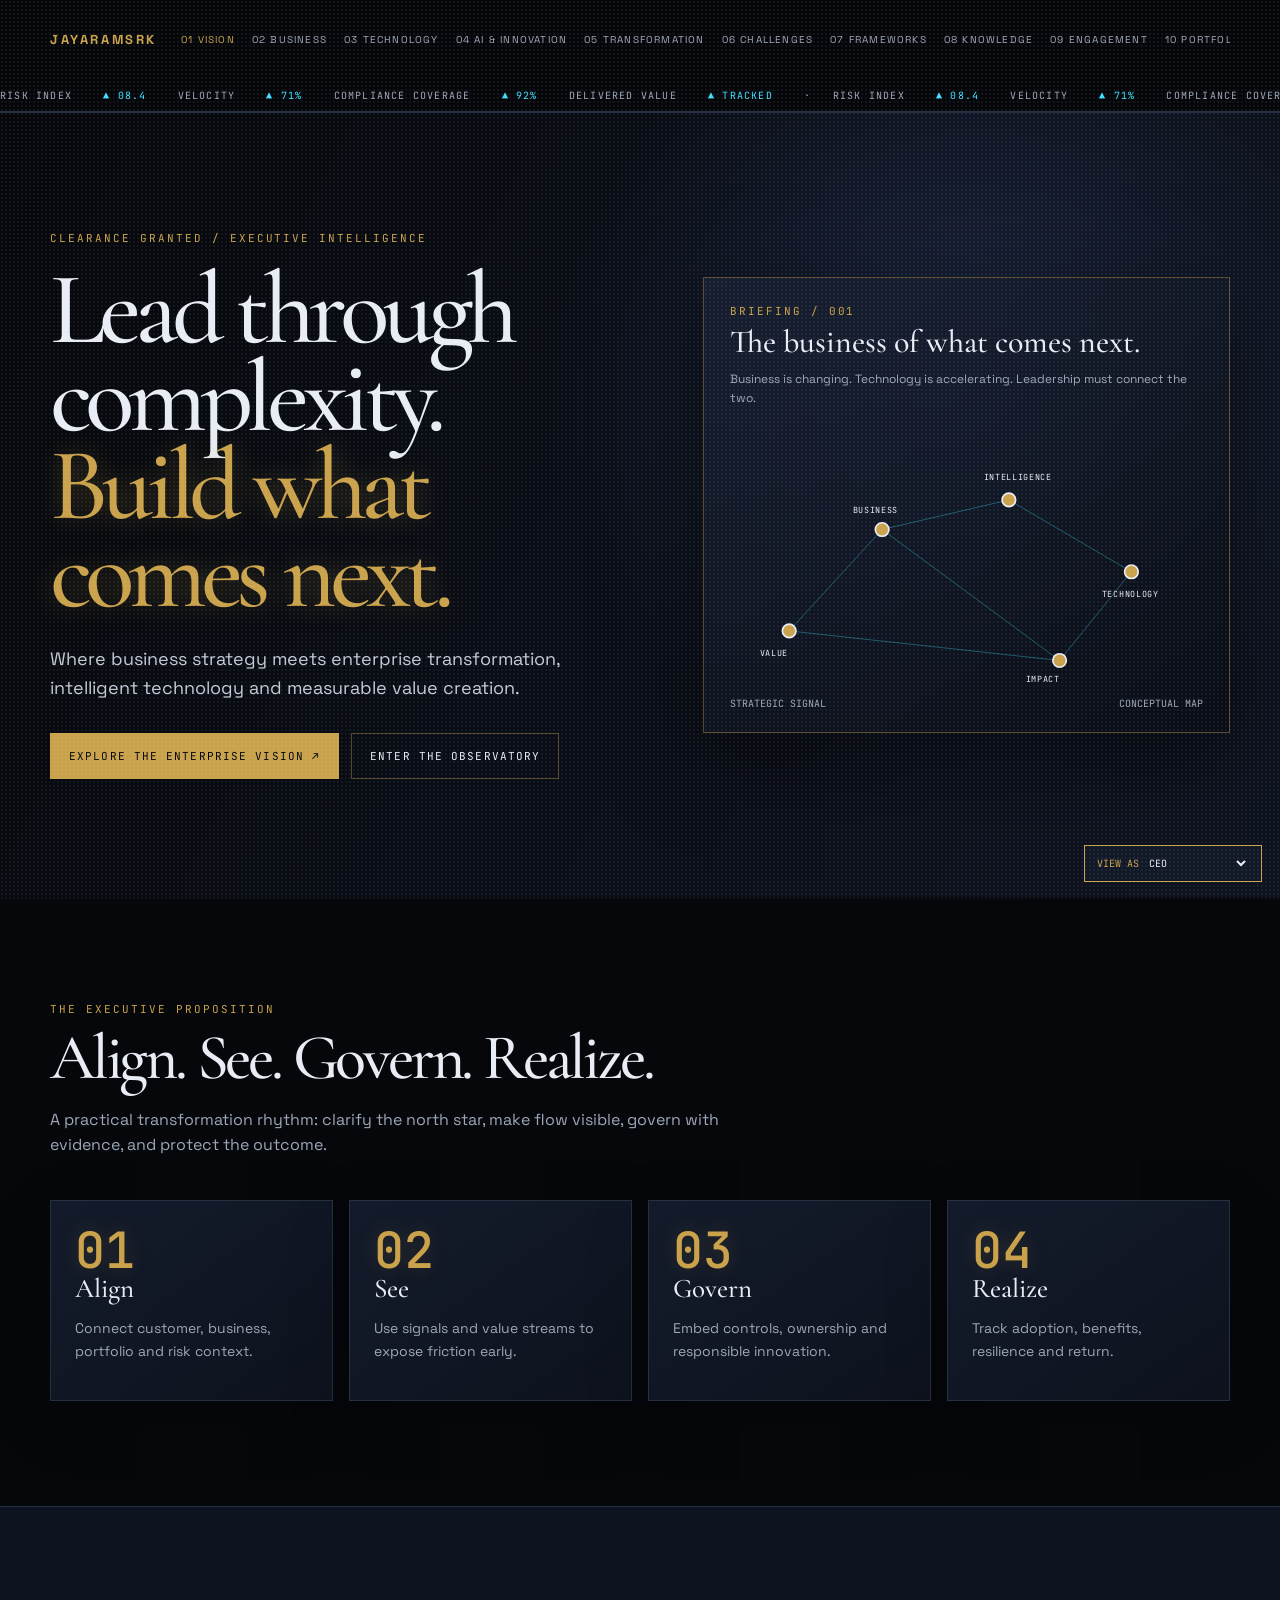
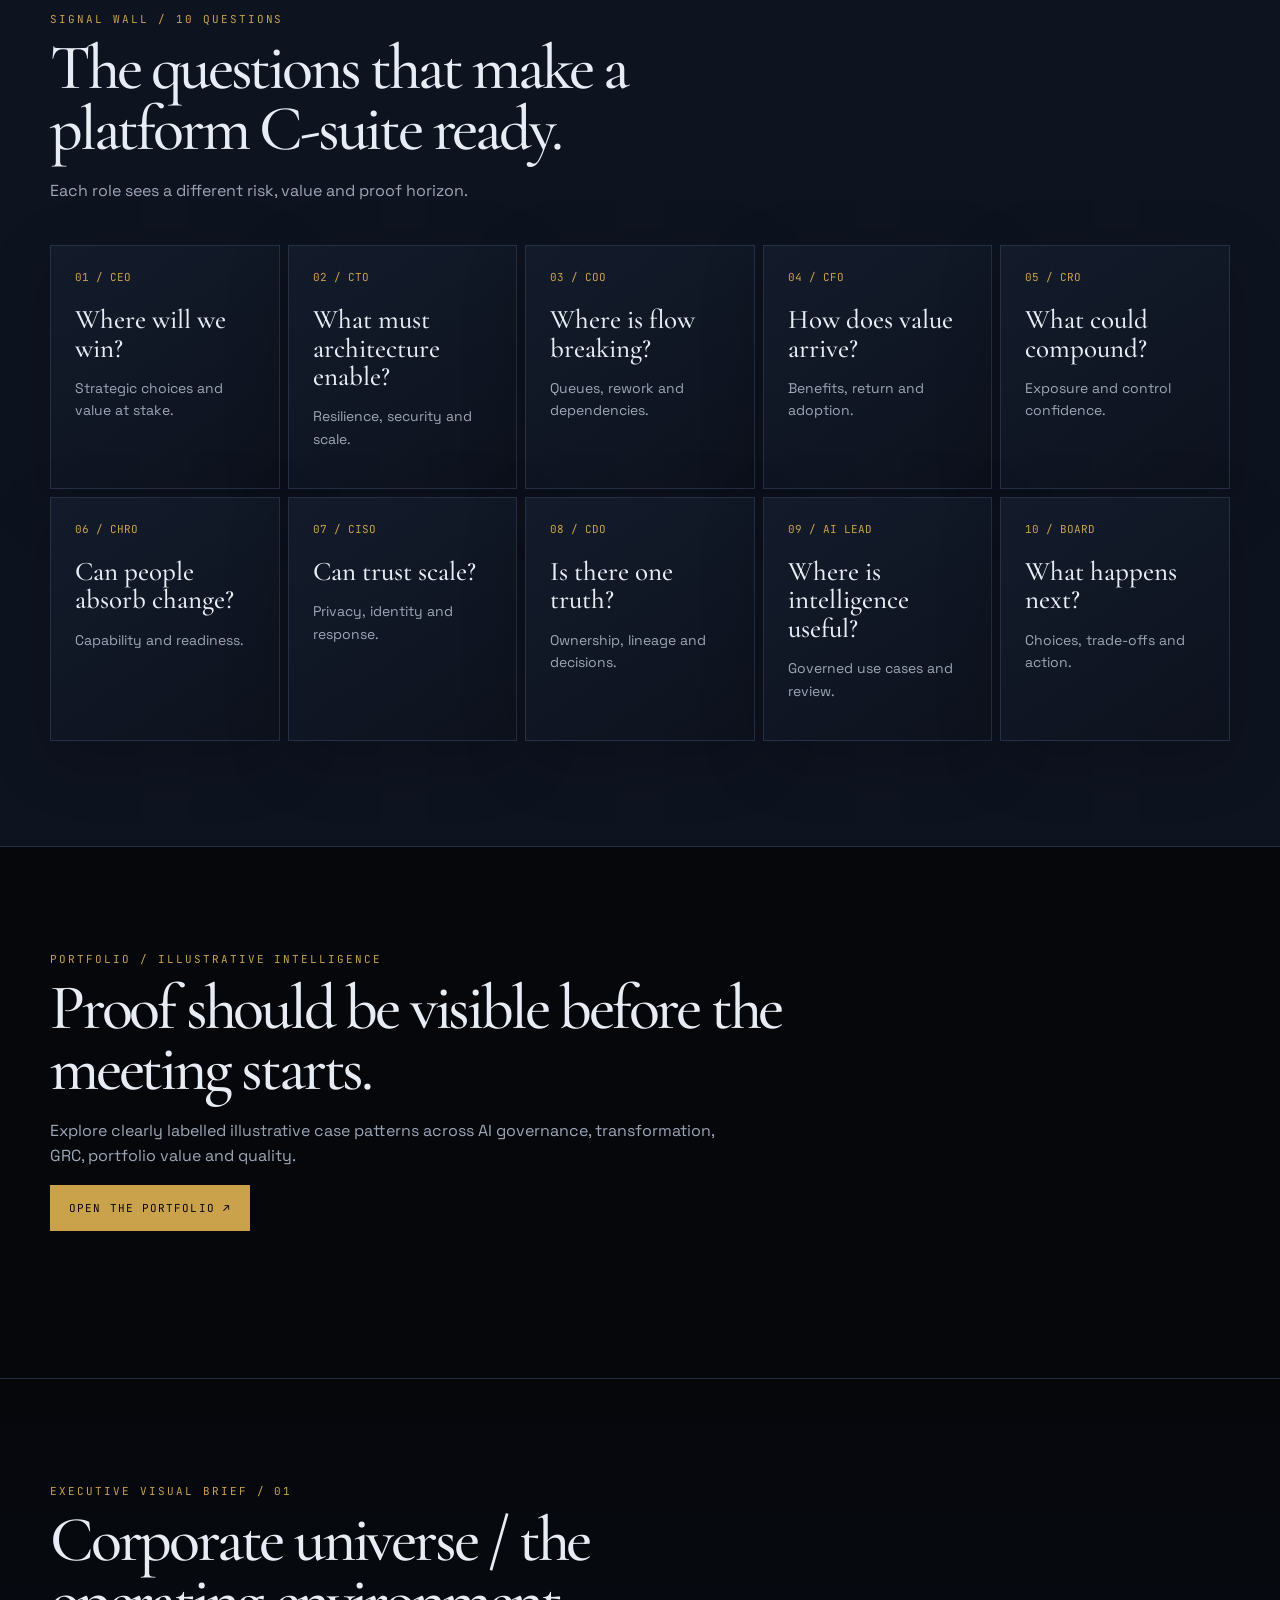
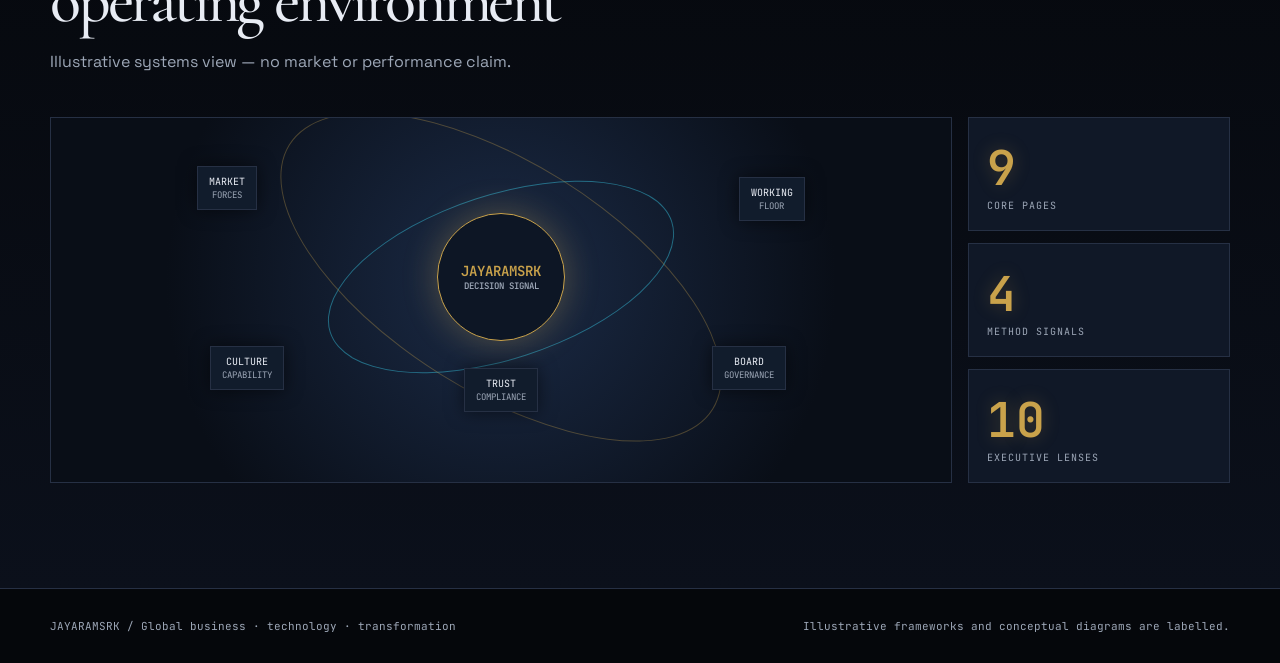
<file: index.html>
<!doctype html><html lang="en"><head><meta charset="utf-8"><meta name="viewport" content="width=device-width,initial-scale=1"><meta name="description" content="JAYARAMSRK — the business of what comes next. Strategy, technology, transformation and responsible innovation."><meta property="og:title" content="JAYARAMSRK | The business of what comes next"><meta property="og:description" content="Executive intelligence for leaders navigating complexity."><link rel="preconnect" href="https://fonts.googleapis.com"><link rel="stylesheet" href="https://fonts.googleapis.com/css2?family=Cormorant+Garamond:wght@500;600&family=JetBrains+Mono:wght@400;600&family=Space+Grotesk:wght@400;500;600;700&display=swap"><link rel="stylesheet" href="styles.css"><title>JAYARAMSRK | The business of what comes next</title></head><body data-page="vision"><header class="masthead"><div class="shell nav"><a class="brand" href="index.html"><span class="brand-stamp"><span>JAYARAMSRK</span></span></a><button class="menu" aria-label="Open navigation">MENU</button><nav class="navlinks"><a data-page="vision" href="index.html">01 Vision</a><a data-page="business" href="business.html">02 Business</a><a data-page="technology" href="technology.html">03 Technology</a><a data-page="ai" href="ai.html">04 AI &amp; Innovation</a><a data-page="transformation" href="transformation.html">05 Transformation</a><a data-page="challenges" href="challenges.html">06 Challenges</a><a data-page="frameworks" href="frameworks.html">07 Frameworks</a><a data-page="knowledge" href="knowledge.html">08 Knowledge</a><a data-page="engagement" href="engagement.html">09 Engagement</a><a data-page="projects" href="projects.html">10 Portfolio</a></nav></div><div class="ticker"><span class="ticker-track">RISK INDEX <b>▲ 08.4</b> VELOCITY <b>▲ 71%</b> COMPLIANCE COVERAGE <b>▲ 92%</b> DELIVERED VALUE <b>▲ TRACKED</b> · &nbsp; RISK INDEX <b>▲ 08.4</b> VELOCITY <b>▲ 71%</b> COMPLIANCE COVERAGE <b>▲ 92%</b> DELIVERED VALUE <b>▲ TRACKED</b></span></div></header><main><section class="hero"><div class="shell hero-inner"><div><div class="overline">Clearance granted / executive intelligence</div><h1>Lead through complexity.<br><em>Build what comes next.</em></h1><p>Where business strategy meets enterprise transformation, intelligent technology and measurable value creation.</p><div class="hero-actions"><a class="button gold" href="business.html">Explore the enterprise vision ↗</a><a class="button dark" href="challenges.html">Enter the observatory</a></div></div><div class="signal"><div class="overline">Briefing / 001</div><h2>The business of what comes next.</h2><p>Business is changing. Technology is accelerating. Leadership must connect the two.</p><svg class="network" viewBox="0 0 560 300" role="img" aria-label="Conceptual enterprise signal network"><line x1="70" y1="220" x2="180" y2="100"/><line x1="180" y1="100" x2="330" y2="65"/><line x1="330" y1="65" x2="475" y2="150"/><line x1="475" y1="150" x2="390" y2="255"/><line x1="390" y1="255" x2="70" y2="220"/><line x1="180" y1="100" x2="390" y2="255"/><circle cx="70" cy="220" r="8"/><circle cx="180" cy="100" r="8"/><circle cx="330" cy="65" r="8"/><circle cx="475" cy="150" r="8"/><circle cx="390" cy="255" r="8"/><text x="35" y="250">VALUE</text><text x="145" y="80">BUSINESS</text><text x="300" y="42">INTELLIGENCE</text><text x="440" y="180">TECHNOLOGY</text><text x="350" y="280">IMPACT</text></svg><div class="signal-foot"><span>Strategic signal</span><span>Conceptual map</span></div></div></div></section><section class="section"><div class="shell"><div class="intro"><div class="overline">The executive proposition</div><h2>Align. See. Govern. Realize.</h2><p>A practical transformation rhythm: clarify the north star, make flow visible, govern with evidence, and protect the outcome.</p></div><div class="grid"><article class="panel span-3"><div class="number">01</div><h3>Align</h3><p>Connect customer, business, portfolio and risk context.</p></article><article class="panel span-3"><div class="number">02</div><h3>See</h3><p>Use signals and value streams to expose friction early.</p></article><article class="panel span-3"><div class="number">03</div><h3>Govern</h3><p>Embed controls, ownership and responsible innovation.</p></article><article class="panel span-3"><div class="number">04</div><h3>Realize</h3><p>Track adoption, benefits, resilience and return.</p></article></div></div></section><section class="section dark"><div class="shell"><div class="intro"><div class="overline">Signal wall / 10 questions</div><h2>The questions that make a platform C-suite ready.</h2><p>Each role sees a different risk, value and proof horizon.</p></div><div class="signal-wall"><article class="signal-card"><strong>01 / CEO</strong><h3>Where will we win?</h3><p>Strategic choices and value at stake.</p></article><article class="signal-card"><strong>02 / CTO</strong><h3>What must architecture enable?</h3><p>Resilience, security and scale.</p></article><article class="signal-card"><strong>03 / COO</strong><h3>Where is flow breaking?</h3><p>Queues, rework and dependencies.</p></article><article class="signal-card"><strong>04 / CFO</strong><h3>How does value arrive?</h3><p>Benefits, return and adoption.</p></article><article class="signal-card"><strong>05 / CRO</strong><h3>What could compound?</h3><p>Exposure and control confidence.</p></article><article class="signal-card"><strong>06 / CHRO</strong><h3>Can people absorb change?</h3><p>Capability and readiness.</p></article><article class="signal-card"><strong>07 / CISO</strong><h3>Can trust scale?</h3><p>Privacy, identity and response.</p></article><article class="signal-card"><strong>08 / CDO</strong><h3>Is there one truth?</h3><p>Ownership, lineage and decisions.</p></article><article class="signal-card"><strong>09 / AI LEAD</strong><h3>Where is intelligence useful?</h3><p>Governed use cases and review.</p></article><article class="signal-card"><strong>10 / BOARD</strong><h3>What happens next?</h3><p>Choices, trade-offs and action.</p></article></div></div></section><section class="section"><div class="shell"><div class="intro"><div class="overline">Portfolio / illustrative intelligence</div><h2>Proof should be visible before the meeting starts.</h2><p>Explore clearly labelled illustrative case patterns across AI governance, transformation, GRC, portfolio value and quality.</p><a class="button gold" href="projects.html">Open the portfolio ↗</a></div></div></section></main><footer class="footer"><div class="shell footer-inner"><span>JAYARAMSRK / Global business · technology · transformation</span><span>Illustrative frameworks and conceptual diagrams are labelled.</span></div></footer><label class="role-switch">VIEW AS <select data-role aria-label="View content as role"><option>CEO</option><option>CIO</option><option>COO</option><option>Hiring Manager</option></select></label><script src="app.js"></script></body></html>
</file>
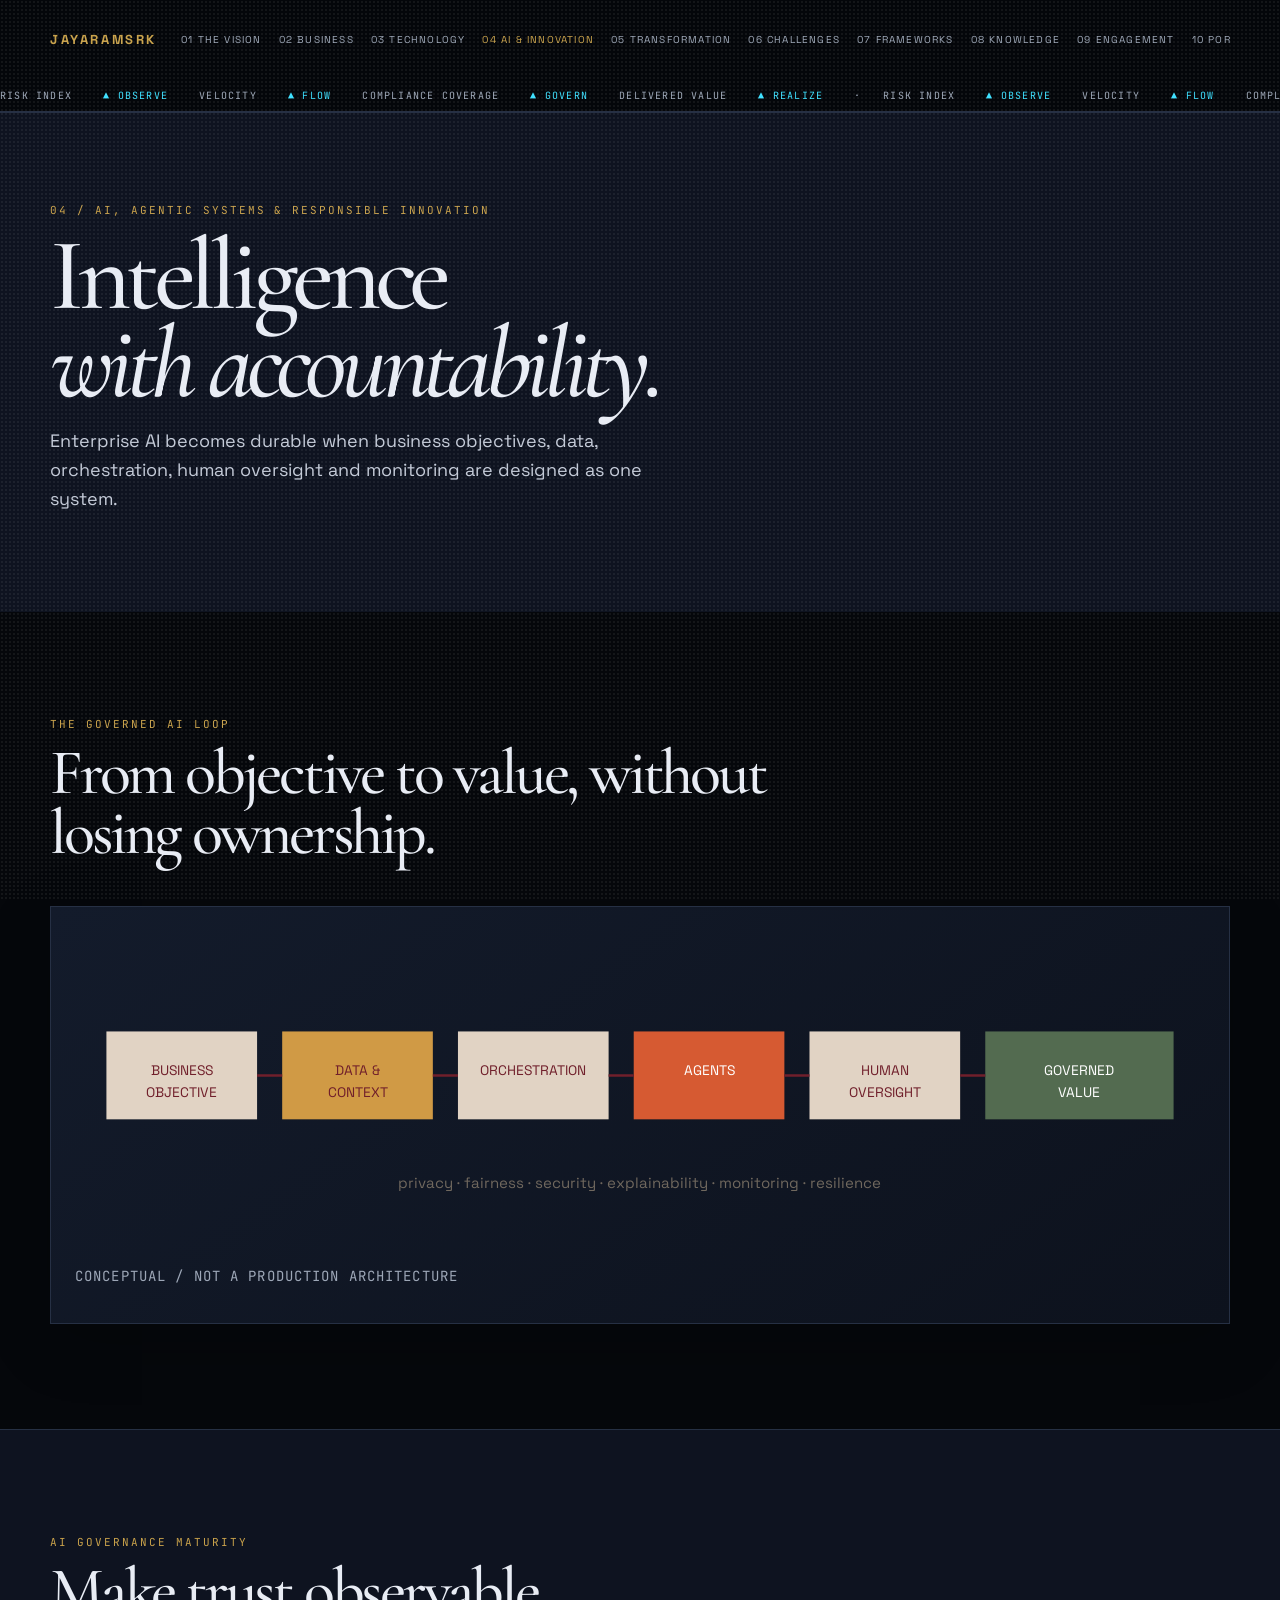
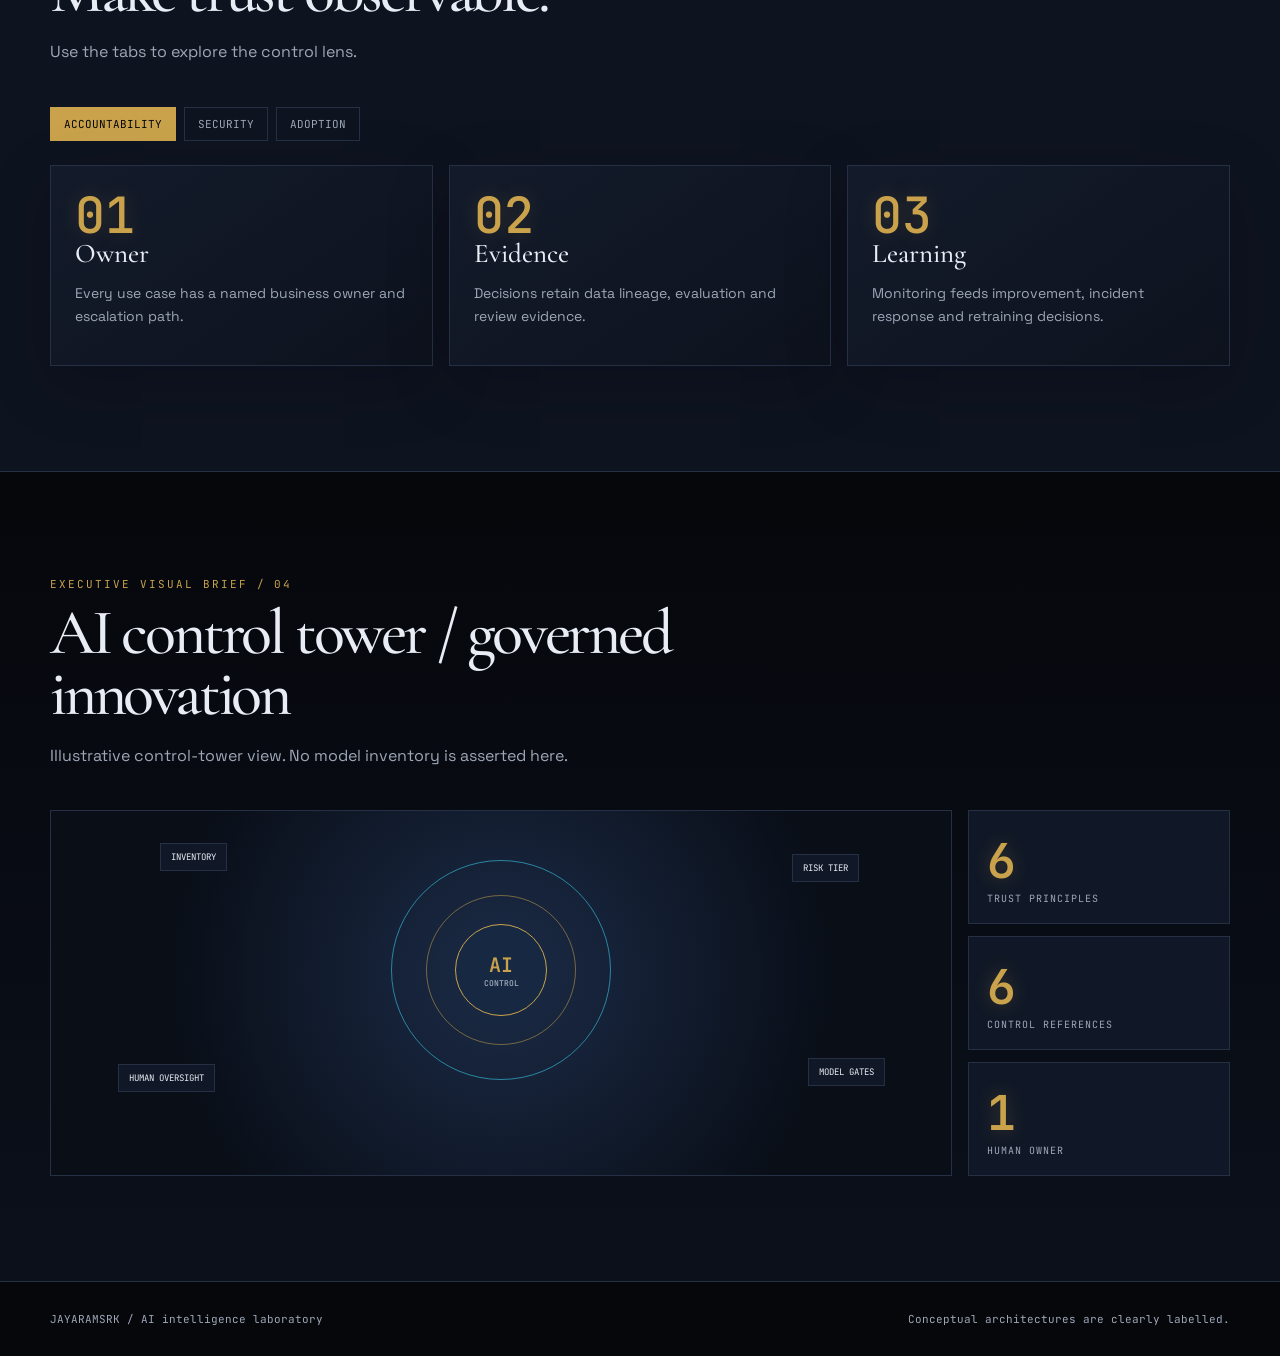
<file: ai.html>
<!doctype html><html lang="en"><head><meta charset="utf-8"><meta name="viewport" content="width=device-width,initial-scale=1"><meta name="description" content="JAYARAMSRK AI, agentic systems and responsible innovation."><link rel="preconnect" href="https://fonts.googleapis.com"><link rel="stylesheet" href="https://fonts.googleapis.com/css2?family=Cormorant+Garamond:wght@500;600&family=JetBrains+Mono:wght@400;600&family=Space+Grotesk:wght@400;500;600;700&display=swap"><link rel="stylesheet" href="styles.css"><title>AI & Responsible Innovation | JAYARAMSRK</title></head><body data-page="ai"><header class="masthead"><div class="shell nav"><a class="brand" href="index.html"><span class="brand-stamp" aria-label="JAYARAMSRK logo"><span>JAYARAMSRK</span></span></a><button type="button" class="menu">MENU</button><nav class="navlinks"><a data-page="vision" href="index.html">01 The Vision</a><a data-page="business" href="business.html">02 Business</a><a data-page="technology" href="technology.html">03 Technology</a><a data-page="ai" href="ai.html">04 AI &amp; Innovation</a><a data-page="transformation" href="transformation.html">05 Transformation</a><a data-page="challenges" href="challenges.html">06 Challenges</a><a data-page="frameworks" href="frameworks.html">07 Frameworks</a><a data-page="knowledge" href="knowledge.html">08 Knowledge</a><a data-page="engagement" href="engagement.html">09 Engagement</a><a data-page="projects" href="projects.html">10 Portfolio</a></nav></div></header><main><section class="page-hero"><div class="shell"><div class="overline">04 / AI, agentic systems &amp; responsible innovation</div><h1>Intelligence<br><em>with accountability.</em></h1><p>Enterprise AI becomes durable when business objectives, data, orchestration, human oversight and monitoring are designed as one system.</p></div></section><section class="section"><div class="shell"><div class="intro"><div class="overline">The governed AI loop</div><h2>From objective to value, without losing ownership.</h2></div><div class="panel"><svg class="diagram" viewBox="0 0 900 250" role="img" aria-label="Enterprise AI architecture"><g fill="#701f2b" font-size="11" text-anchor="middle"><rect x="25" y="80" width="120" height="70" fill="#e1d3c4"/><text x="85" y="115">BUSINESS</text><text x="85" y="132">OBJECTIVE</text><rect x="165" y="80" width="120" height="70" fill="#d09a45"/><text x="225" y="115">DATA &amp;</text><text x="225" y="132">CONTEXT</text><rect x="305" y="80" width="120" height="70" fill="#e1d3c4"/><text x="365" y="115">ORCHESTRATION</text><rect x="445" y="80" width="120" height="70" fill="#d65a32"/><text x="505" y="115" fill="#fff">AGENTS</text><rect x="585" y="80" width="120" height="70" fill="#e1d3c4"/><text x="645" y="115">HUMAN</text><text x="645" y="132">OVERSIGHT</text><rect x="725" y="80" width="150" height="70" fill="#536b50"/><text x="800" y="115" fill="#fff">GOVERNED</text><text x="800" y="132" fill="#fff">VALUE</text></g><g stroke="#701f2b" stroke-width="2"><path d="M145 115h20M285 115h20M425 115h20M565 115h20M705 115h20"/></g><text x="450" y="205" fill="#70685e" text-anchor="middle" font-size="12">privacy · fairness · security · explainability · monitoring · resilience</text></svg><p class="source">CONCEPTUAL / not a production architecture</p></div></div></section><section class="section dark"><div class="shell" data-tabs><div class="intro"><div class="overline">AI governance maturity</div><h2>Make trust observable.</h2><p>Use the tabs to explore the control lens.</p></div><div class="tabs"><button type="button" class="tab active" data-target="accountability">Accountability</button><button type="button" class="tab" data-target="security">Security</button><button type="button" class="tab" data-target="adoption">Adoption</button></div><div id="accountability" class="tab-panel active"><div class="grid"><div class="span-4 panel"><div class="kpi">01</div><h3>Owner</h3><p>Every use case has a named business owner and escalation path.</p></div><div class="span-4 panel"><div class="kpi">02</div><h3>Evidence</h3><p>Decisions retain data lineage, evaluation and review evidence.</p></div><div class="span-4 panel"><div class="kpi">03</div><h3>Learning</h3><p>Monitoring feeds improvement, incident response and retraining decisions.</p></div></div></div><div id="security" class="tab-panel"><div class="panel"><h3>Security and privacy by design</h3><p>Threat model the workflow, minimize data, enforce access, test model behavior and monitor drift. This page presents a conceptual governance model.</p></div></div><div id="adoption" class="tab-panel"><div class="panel"><h3>Adoption is an operating-model change</h3><p>Measure trusted use, workflow completion, human review quality, exception rates and outcome improvement—not model novelty.</p></div></div></div></section></main><footer class="footer"><div class="shell footer-inner"><span>JAYARAMSRK / AI intelligence laboratory</span><span>Conceptual architectures are clearly labelled.</span></div></footer><script src="app.js"></script></body></html>
</file>
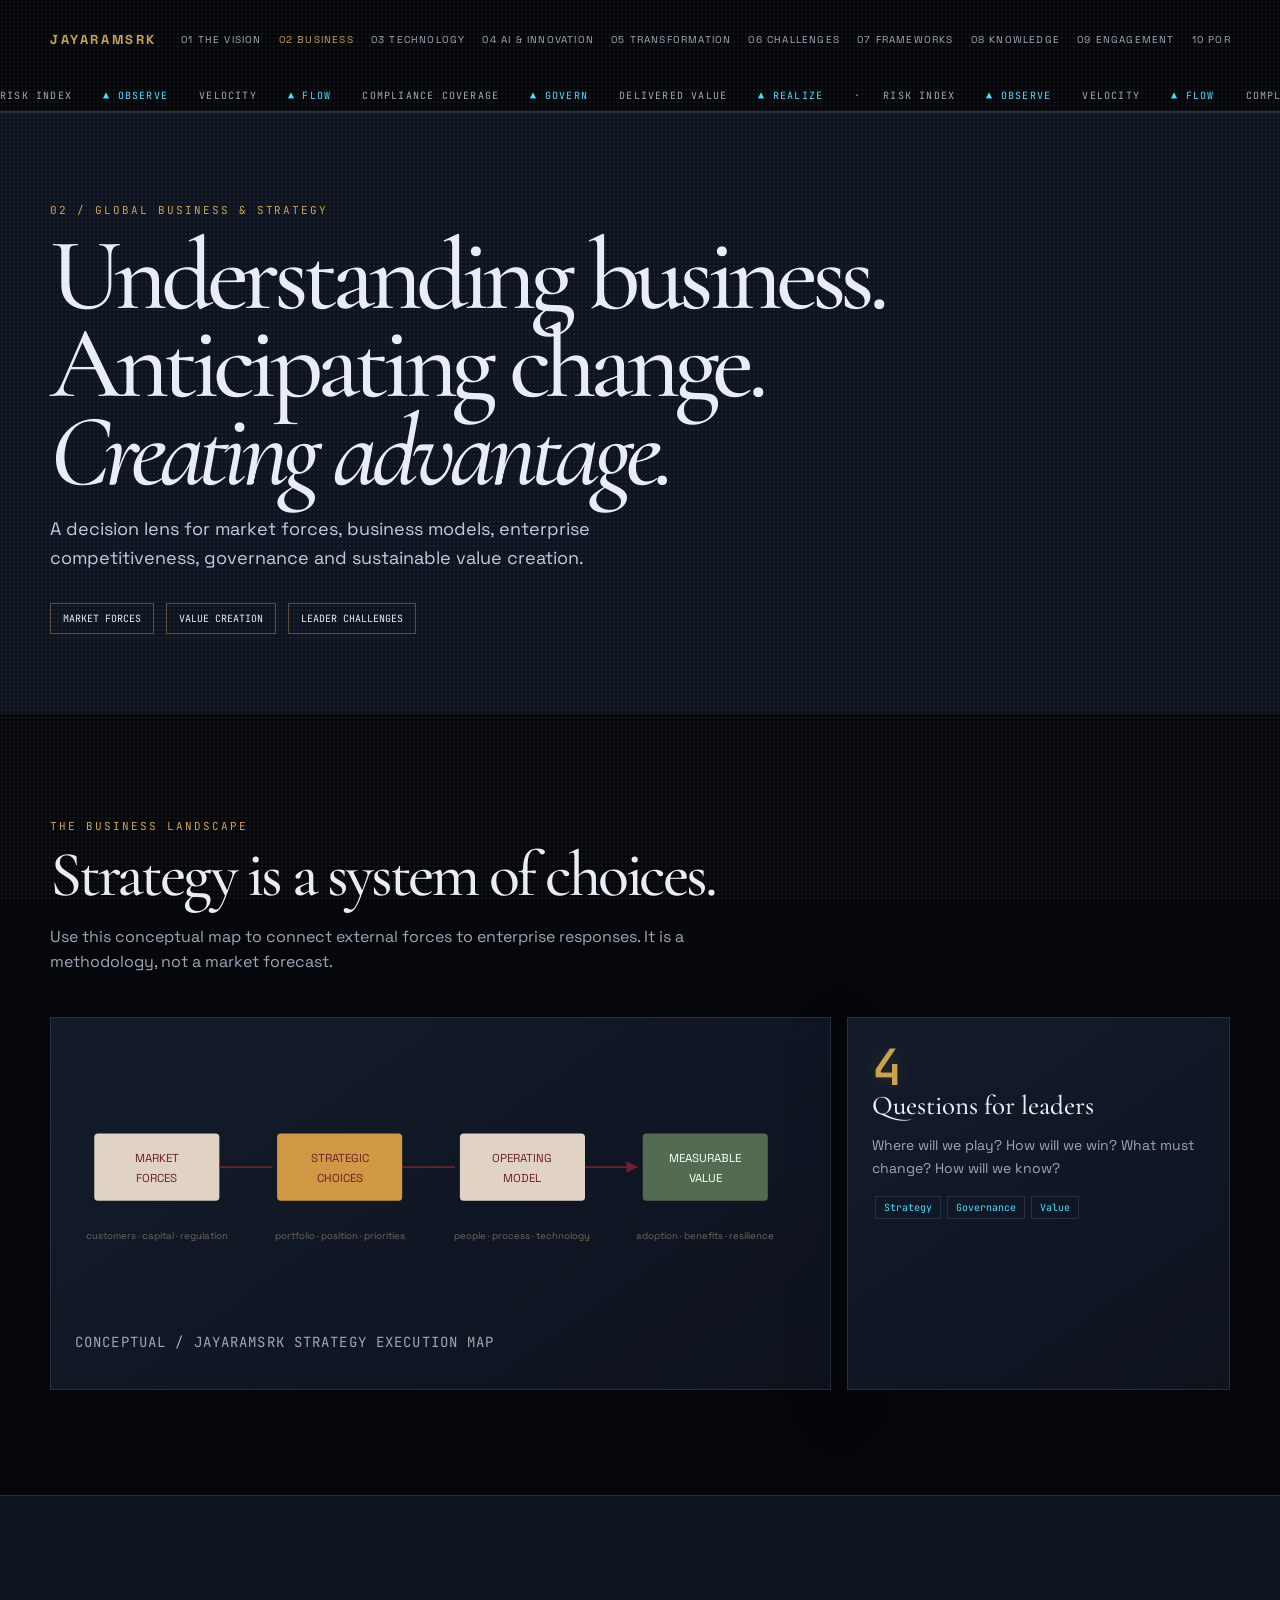
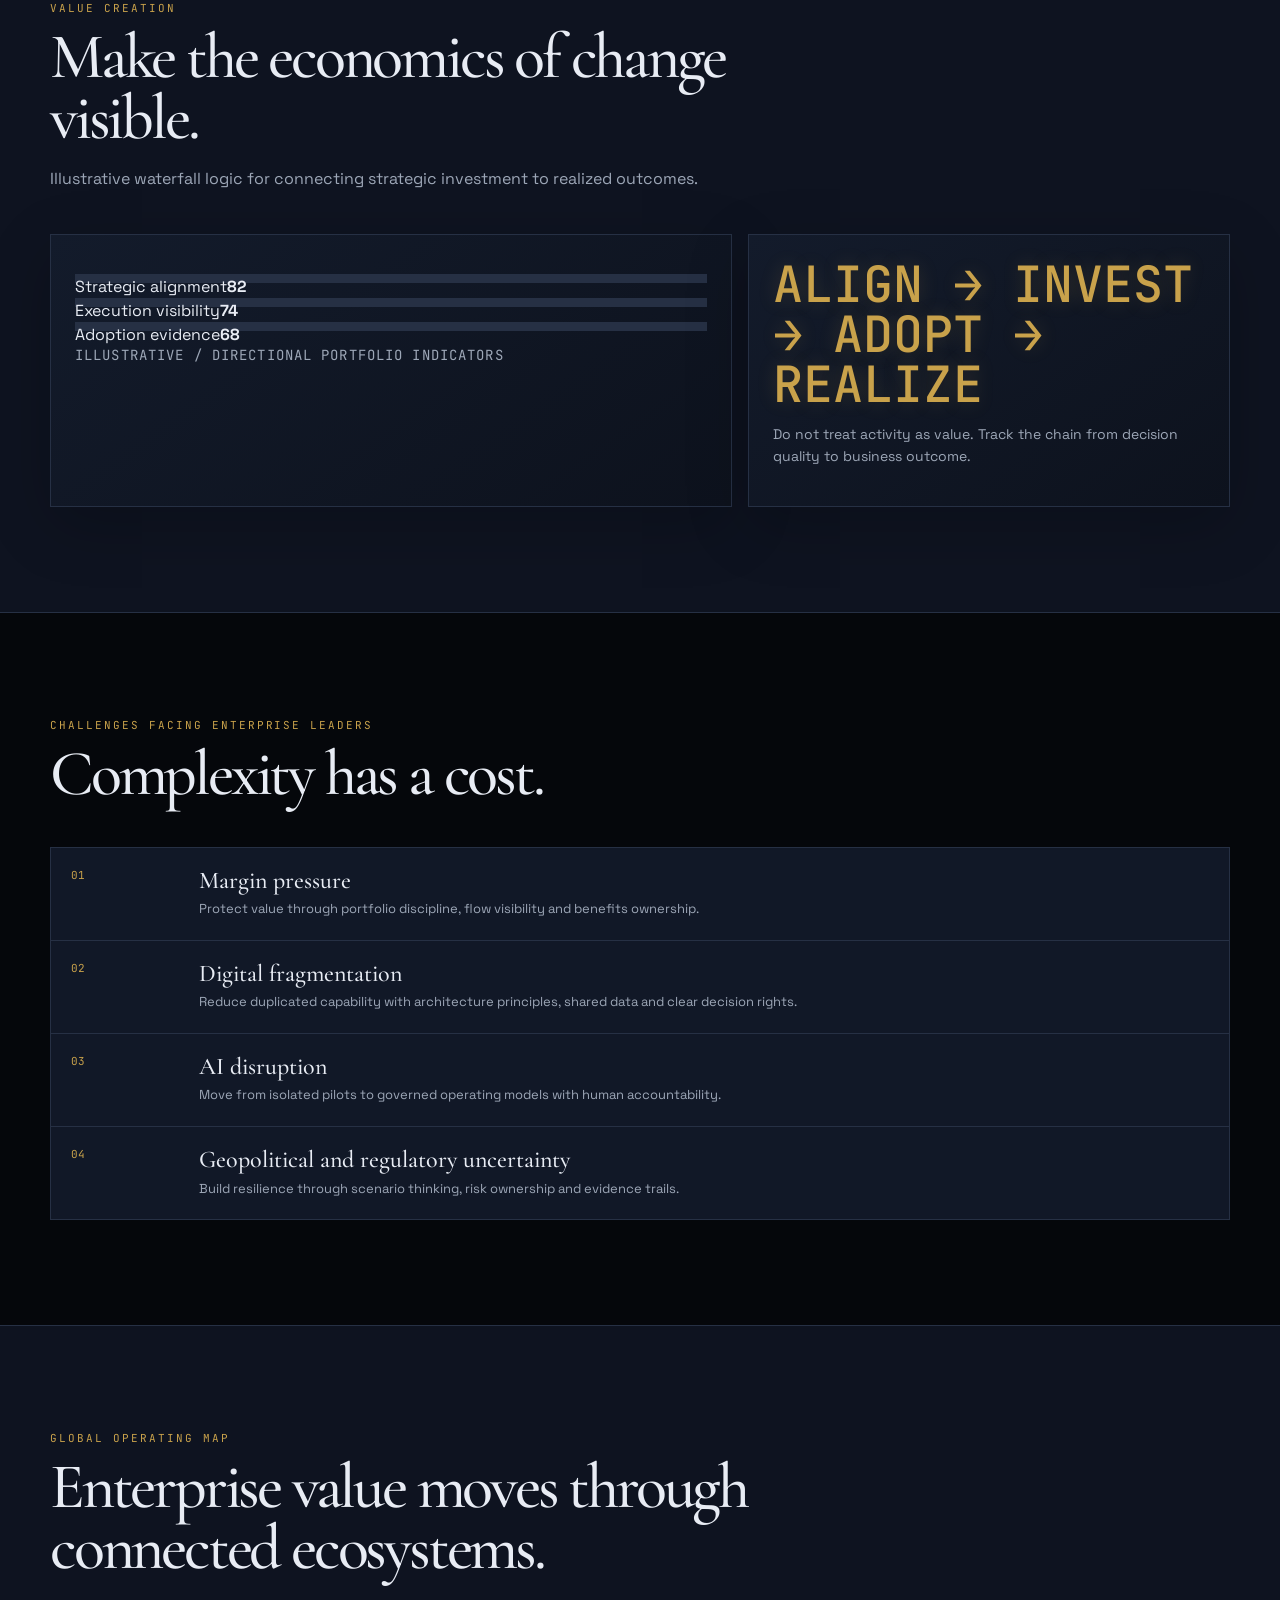
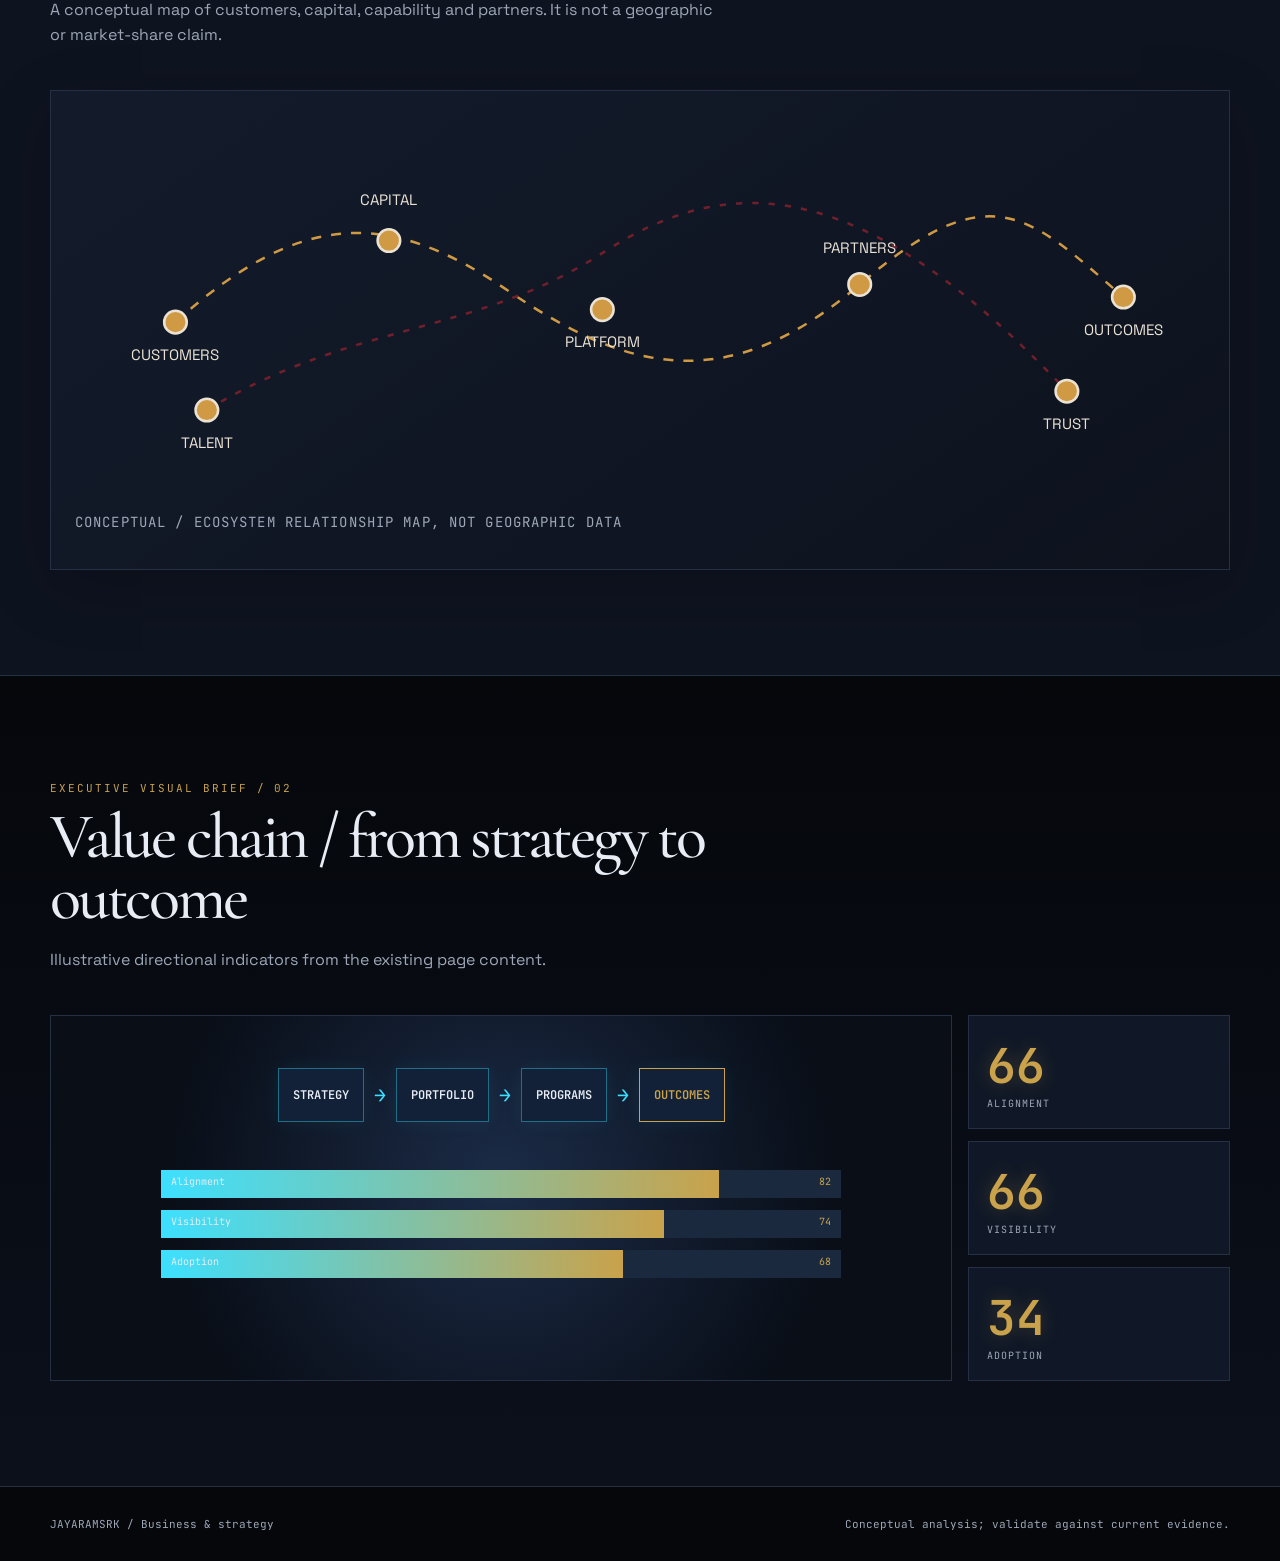
<file: business.html>
<!doctype html><html lang="en"><head><meta charset="utf-8"><meta name="viewport" content="width=device-width,initial-scale=1"><meta name="description" content="JAYARAMSRK global business and strategy landscape."><link rel="preconnect" href="https://fonts.googleapis.com"><link rel="stylesheet" href="https://fonts.googleapis.com/css2?family=Cormorant+Garamond:wght@500;600&family=JetBrains+Mono:wght@400;600&family=Space+Grotesk:wght@400;500;600;700&display=swap"><link rel="stylesheet" href="styles.css"><title>Business & Strategy | JAYARAMSRK</title></head><body data-page="business"><header class="masthead"><div class="shell nav"><a class="brand" href="index.html"><span class="brand-stamp" aria-label="JAYARAMSRK logo"><span>JAYARAMSRK</span></span></a><button type="button" class="menu">MENU</button><nav class="navlinks"><a data-page="vision" href="index.html">01 The Vision</a><a data-page="business" href="business.html">02 Business</a><a data-page="technology" href="technology.html">03 Technology</a><a data-page="ai" href="ai.html">04 AI &amp; Innovation</a><a data-page="transformation" href="transformation.html">05 Transformation</a><a data-page="challenges" href="challenges.html">06 Challenges</a><a data-page="frameworks" href="frameworks.html">07 Frameworks</a><a data-page="knowledge" href="knowledge.html">08 Knowledge</a><a data-page="engagement" href="engagement.html">09 Engagement</a><a data-page="projects" href="projects.html">10 Portfolio</a></nav></div></header><main><section class="page-hero"><div class="shell"><div class="overline">02 / Global business &amp; strategy</div><h1>Understanding business.<br>Anticipating change.<br><em>Creating advantage.</em></h1><p>A decision lens for market forces, business models, enterprise competitiveness, governance and sustainable value creation.</p><div class="pill-nav"><a href="#forces">Market forces</a><a href="#value">Value creation</a><a href="#challenges">Leader challenges</a></div></div></section><section id="forces" class="section"><div class="shell"><div class="intro"><div class="overline">The business landscape</div><h2>Strategy is a system of choices.</h2><p>Use this conceptual map to connect external forces to enterprise responses. It is a methodology, not a market forecast.</p></div><div class="grid"><div class="span-8 panel"><svg class="diagram" viewBox="0 0 760 280" role="img" aria-label="Business ecosystem diagram"><defs><marker id="arr" markerWidth="8" markerHeight="8" refX="6" refY="3" orient="auto"><path d="M0 0L6 3L0 6Z" fill="#701f2b"/></marker></defs><g fill="#701f2b" font-size="12" text-anchor="middle"><rect x="20" y="95" width="130" height="70" rx="4" fill="#e1d3c4"/><text x="85" y="125">MARKET</text><text x="85" y="145">FORCES</text><rect x="210" y="95" width="130" height="70" rx="4" fill="#d09a45"/><text x="275" y="125">STRATEGIC</text><text x="275" y="145">CHOICES</text><rect x="400" y="95" width="130" height="70" rx="4" fill="#e1d3c4"/><text x="465" y="125">OPERATING</text><text x="465" y="145">MODEL</text><rect x="590" y="95" width="130" height="70" rx="4" fill="#536b50"/><text x="655" y="125" fill="#fff">MEASURABLE</text><text x="655" y="145" fill="#fff">VALUE</text></g><path d="M150 130h55M340 130h55M530 130h55" stroke="#701f2b" stroke-width="2" marker-end="url(#arr)"/><g fill="#70685e" font-size="10" text-anchor="middle"><text x="85" y="205">customers · capital · regulation</text><text x="275" y="205">portfolio · position · priorities</text><text x="465" y="205">people · process · technology</text><text x="655" y="205">adoption · benefits · resilience</text></g></svg><p class="source">CONCEPTUAL / JAYARAMSRK strategy execution map</p></div><div class="span-4 panel"><div class="kpi">4</div><h3>Questions for leaders</h3><p>Where will we play? How will we win? What must change? How will we know?</p><span class="tag">Strategy</span><span class="tag">Governance</span><span class="tag">Value</span></div></div></div></section><section id="value" class="section dark"><div class="shell"><div class="intro"><div class="overline">Value creation</div><h2>Make the economics of change visible.</h2><p>Illustrative waterfall logic for connecting strategic investment to realized outcomes.</p></div><div class="grid"><div class="span-7 panel"><div class="bar"><div class="bar-head"><span>Strategic alignment</span><b>82</b></div><div class="track"><div class="fill" style="width:82%"></div></div></div><div class="bar"><div class="bar-head"><span>Execution visibility</span><b>74</b></div><div class="track"><div class="fill" style="width:74%"></div></div></div><div class="bar"><div class="bar-head"><span>Adoption evidence</span><b>68</b></div><div class="track"><div class="fill" style="width:68%"></div></div></div><p class="source">ILLUSTRATIVE / directional portfolio indicators</p></div><div class="span-5 panel"><div class="number">ALIGN → INVEST → ADOPT → REALIZE</div><p>Do not treat activity as value. Track the chain from decision quality to business outcome.</p></div></div></div></section><section id="challenges" class="section"><div class="shell"><div class="intro"><div class="overline">Challenges facing enterprise leaders</div><h2>Complexity has a cost.</h2></div><div class="feature-list"><article><strong>01</strong><div><h3>Margin pressure</h3><p>Protect value through portfolio discipline, flow visibility and benefits ownership.</p></div></article><article><strong>02</strong><div><h3>Digital fragmentation</h3><p>Reduce duplicated capability with architecture principles, shared data and clear decision rights.</p></div></article><article><strong>03</strong><div><h3>AI disruption</h3><p>Move from isolated pilots to governed operating models with human accountability.</p></div></article><article><strong>04</strong><div><h3>Geopolitical and regulatory uncertainty</h3><p>Build resilience through scenario thinking, risk ownership and evidence trails.</p></div></article></div></div></section><section class="section dark"><div class="shell"><div class="intro"><div class="overline">Global operating map</div><h2>Enterprise value moves through connected ecosystems.</h2><p>A conceptual map of customers, capital, capability and partners. It is not a geographic or market-share claim.</p></div><div class="panel"><svg class="diagram" viewBox="0 0 900 300" role="img" aria-label="Conceptual global enterprise ecosystem map"><path d="M80 165 C180 75 250 75 345 140 S520 225 625 135 S760 80 835 145" fill="none" stroke="#d09a45" stroke-width="2" stroke-dasharray="8 8"/><path d="M105 235 C220 165 320 175 420 110 S625 45 790 220" fill="none" stroke="#701f2b" stroke-width="2" stroke-dasharray="5 8"/><g fill="#d09a45" stroke="#eae2d4" stroke-width="2"><circle cx="80" cy="165" r="9"/><circle cx="250" cy="100" r="9"/><circle cx="420" cy="155" r="9"/><circle cx="625" cy="135" r="9"/><circle cx="835" cy="145" r="9"/><circle cx="105" cy="235" r="9"/><circle cx="790" cy="220" r="9"/></g><g fill="#eae2d4" font-size="12" text-anchor="middle"><text x="80" y="195">CUSTOMERS</text><text x="250" y="72">CAPITAL</text><text x="420" y="185">PLATFORM</text><text x="625" y="110">PARTNERS</text><text x="835" y="175">OUTCOMES</text><text x="105" y="265">TALENT</text><text x="790" y="250">TRUST</text></g></svg><p class="source">CONCEPTUAL / ecosystem relationship map, not geographic data</p></div></div></section></main><footer class="footer"><div class="shell footer-inner"><span>JAYARAMSRK / Business &amp; strategy</span><span>Conceptual analysis; validate against current evidence.</span></div></footer><script src="app.js"></script></body></html>
</file>
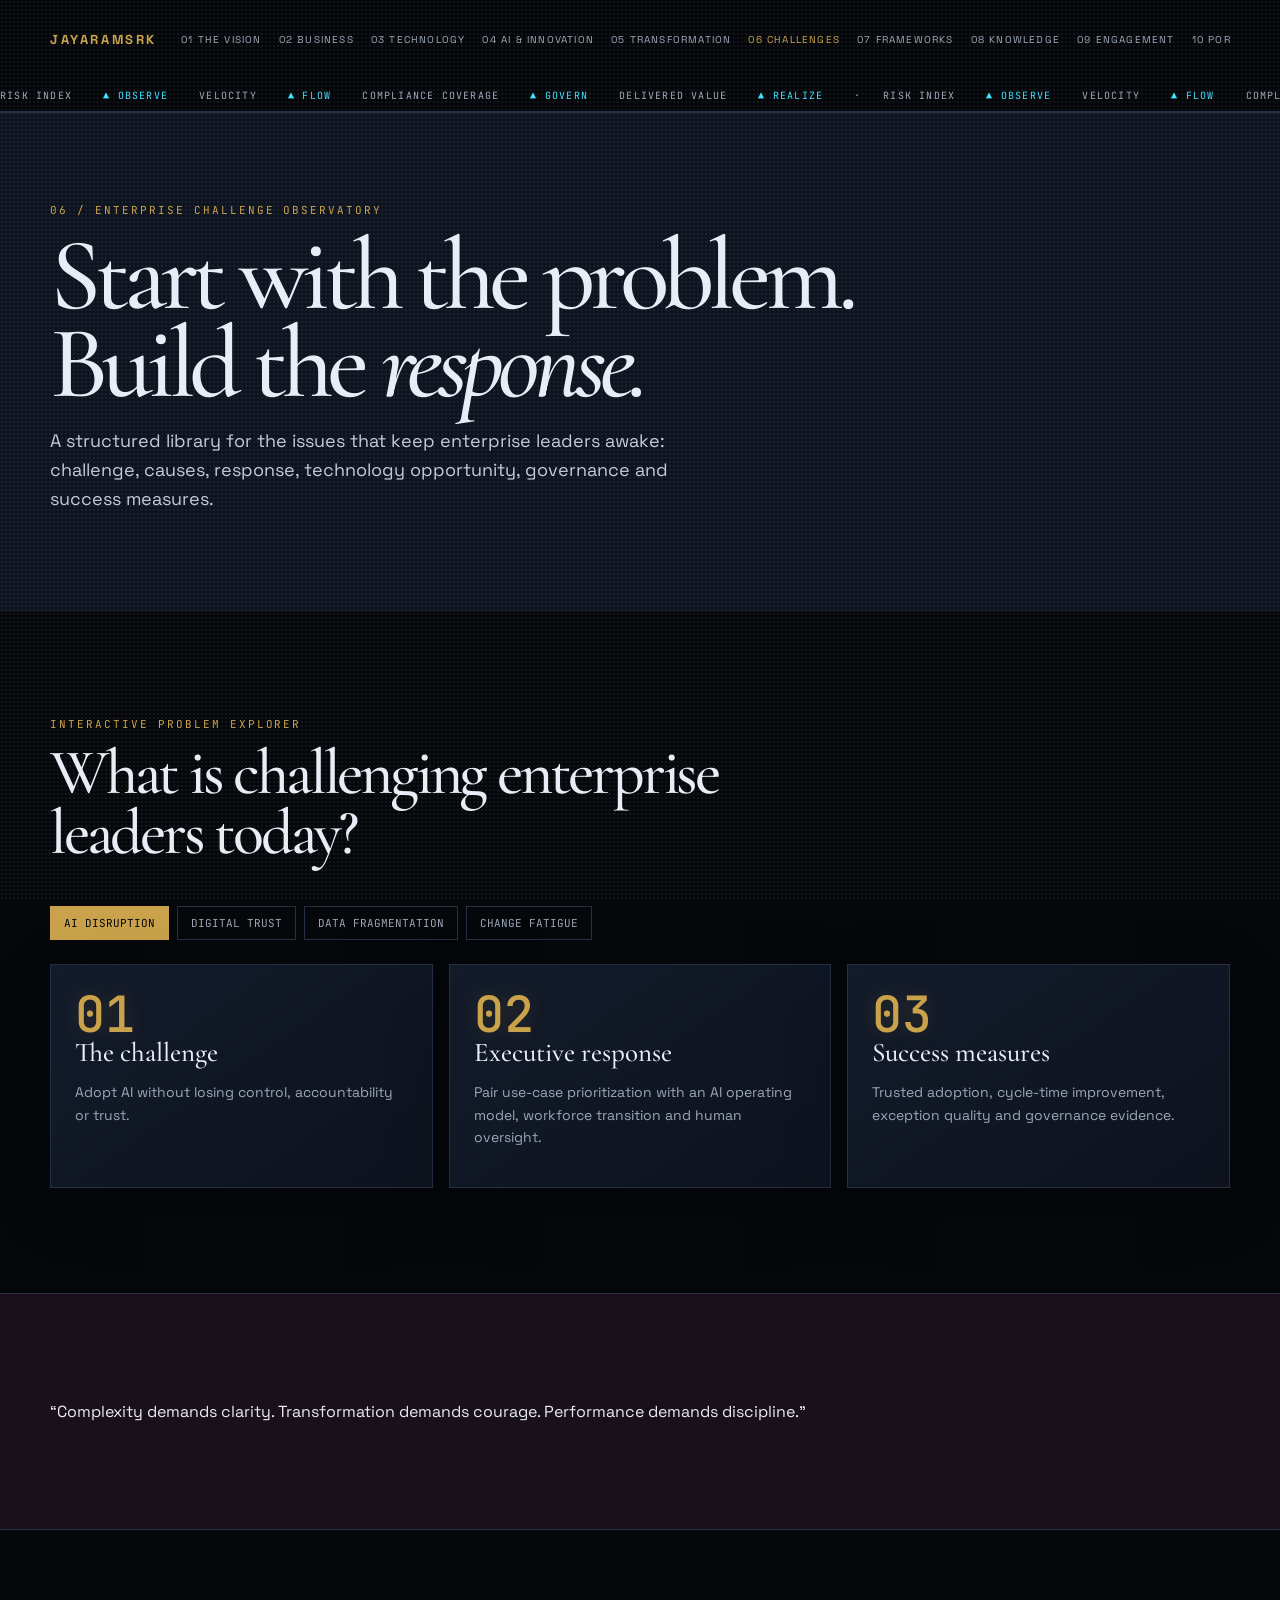
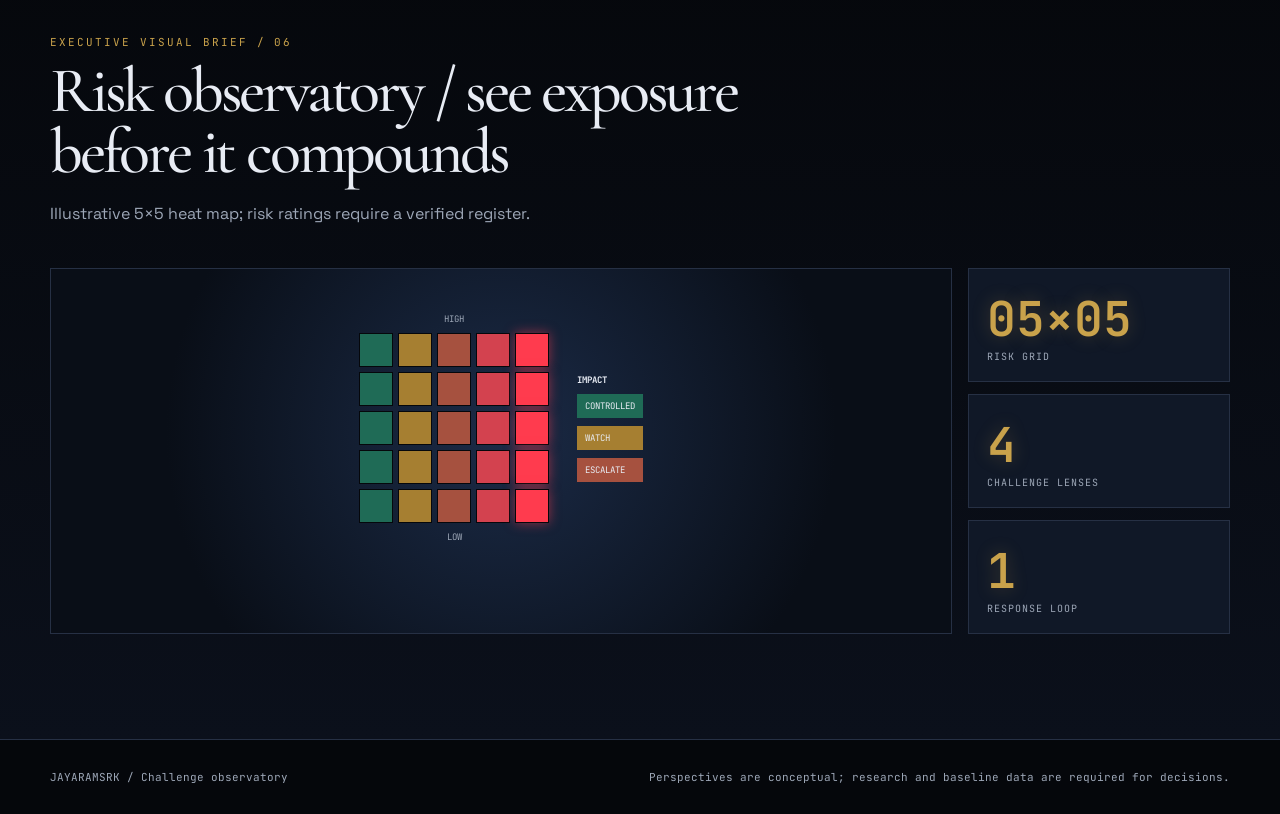
<file: challenges.html>
<!doctype html><html lang="en"><head><meta charset="utf-8"><meta name="viewport" content="width=device-width,initial-scale=1"><meta name="description" content="JAYARAMSRK enterprise challenge observatory."><link rel="preconnect" href="https://fonts.googleapis.com"><link rel="stylesheet" href="https://fonts.googleapis.com/css2?family=Cormorant+Garamond:wght@500;600&family=JetBrains+Mono:wght@400;600&family=Space+Grotesk:wght@400;500;600;700&display=swap"><link rel="stylesheet" href="styles.css"><title>Challenge Observatory | JAYARAMSRK</title></head><body data-page="challenges"><header class="masthead"><div class="shell nav"><a class="brand" href="index.html"><span class="brand-stamp" aria-label="JAYARAMSRK logo"><span>JAYARAMSRK</span></span></a><button type="button" class="menu">MENU</button><nav class="navlinks"><a data-page="vision" href="index.html">01 The Vision</a><a data-page="business" href="business.html">02 Business</a><a data-page="technology" href="technology.html">03 Technology</a><a data-page="ai" href="ai.html">04 AI &amp; Innovation</a><a data-page="transformation" href="transformation.html">05 Transformation</a><a data-page="challenges" href="challenges.html">06 Challenges</a><a data-page="frameworks" href="frameworks.html">07 Frameworks</a><a data-page="knowledge" href="knowledge.html">08 Knowledge</a><a data-page="engagement" href="engagement.html">09 Engagement</a><a data-page="projects" href="projects.html">10 Portfolio</a></nav></div></header><main><section class="page-hero"><div class="shell"><div class="overline">06 / Enterprise challenge observatory</div><h1>Start with the problem.<br>Build the <em>response.</em></h1><p>A structured library for the issues that keep enterprise leaders awake: challenge, causes, response, technology opportunity, governance and success measures.</p></div></section><section class="section"><div class="shell" data-tabs><div class="intro"><div class="overline">Interactive problem explorer</div><h2>What is challenging enterprise leaders today?</h2></div><div class="tabs"><button type="button" class="tab active" data-target="ai-disruption">AI disruption</button><button type="button" class="tab" data-target="trust">Digital trust</button><button type="button" class="tab" data-target="fragmentation">Data fragmentation</button><button type="button" class="tab" data-target="change">Change fatigue</button></div><div id="ai-disruption" class="tab-panel active"><div class="grid"><div class="span-4 panel"><div class="number">01</div><h3>The challenge</h3><p>Adopt AI without losing control, accountability or trust.</p></div><div class="span-4 panel"><div class="number">02</div><h3>Executive response</h3><p>Pair use-case prioritization with an AI operating model, workforce transition and human oversight.</p></div><div class="span-4 panel"><div class="number">03</div><h3>Success measures</h3><p>Trusted adoption, cycle-time improvement, exception quality and governance evidence.</p></div></div></div><div id="trust" class="tab-panel"><div class="panel"><h3>Cybersecurity and digital trust</h3><p>Build resilience through threat modeling, zero-trust principles, incident readiness, privacy controls and clear accountability.</p></div></div><div id="fragmentation" class="tab-panel"><div class="panel"><h3>Enterprise data fragmentation</h3><p>Prioritize shared definitions, ownership, lineage and decision-critical data products before adding more tools.</p></div></div><div id="change" class="tab-panel"><div class="panel"><h3>Change fatigue</h3><p>Sequence fewer initiatives, make capacity visible, involve users early and measure adoption beyond training completion.</p></div></div></div></div></section><section class="section burgundy"><div class="shell"><div class="quote">“Complexity demands clarity. Transformation demands courage. Performance demands discipline.”</div></div></section></main><footer class="footer"><div class="shell footer-inner"><span>JAYARAMSRK / Challenge observatory</span><span>Perspectives are conceptual; research and baseline data are required for decisions.</span></div></footer><script src="app.js"></script></body></html>
</file>
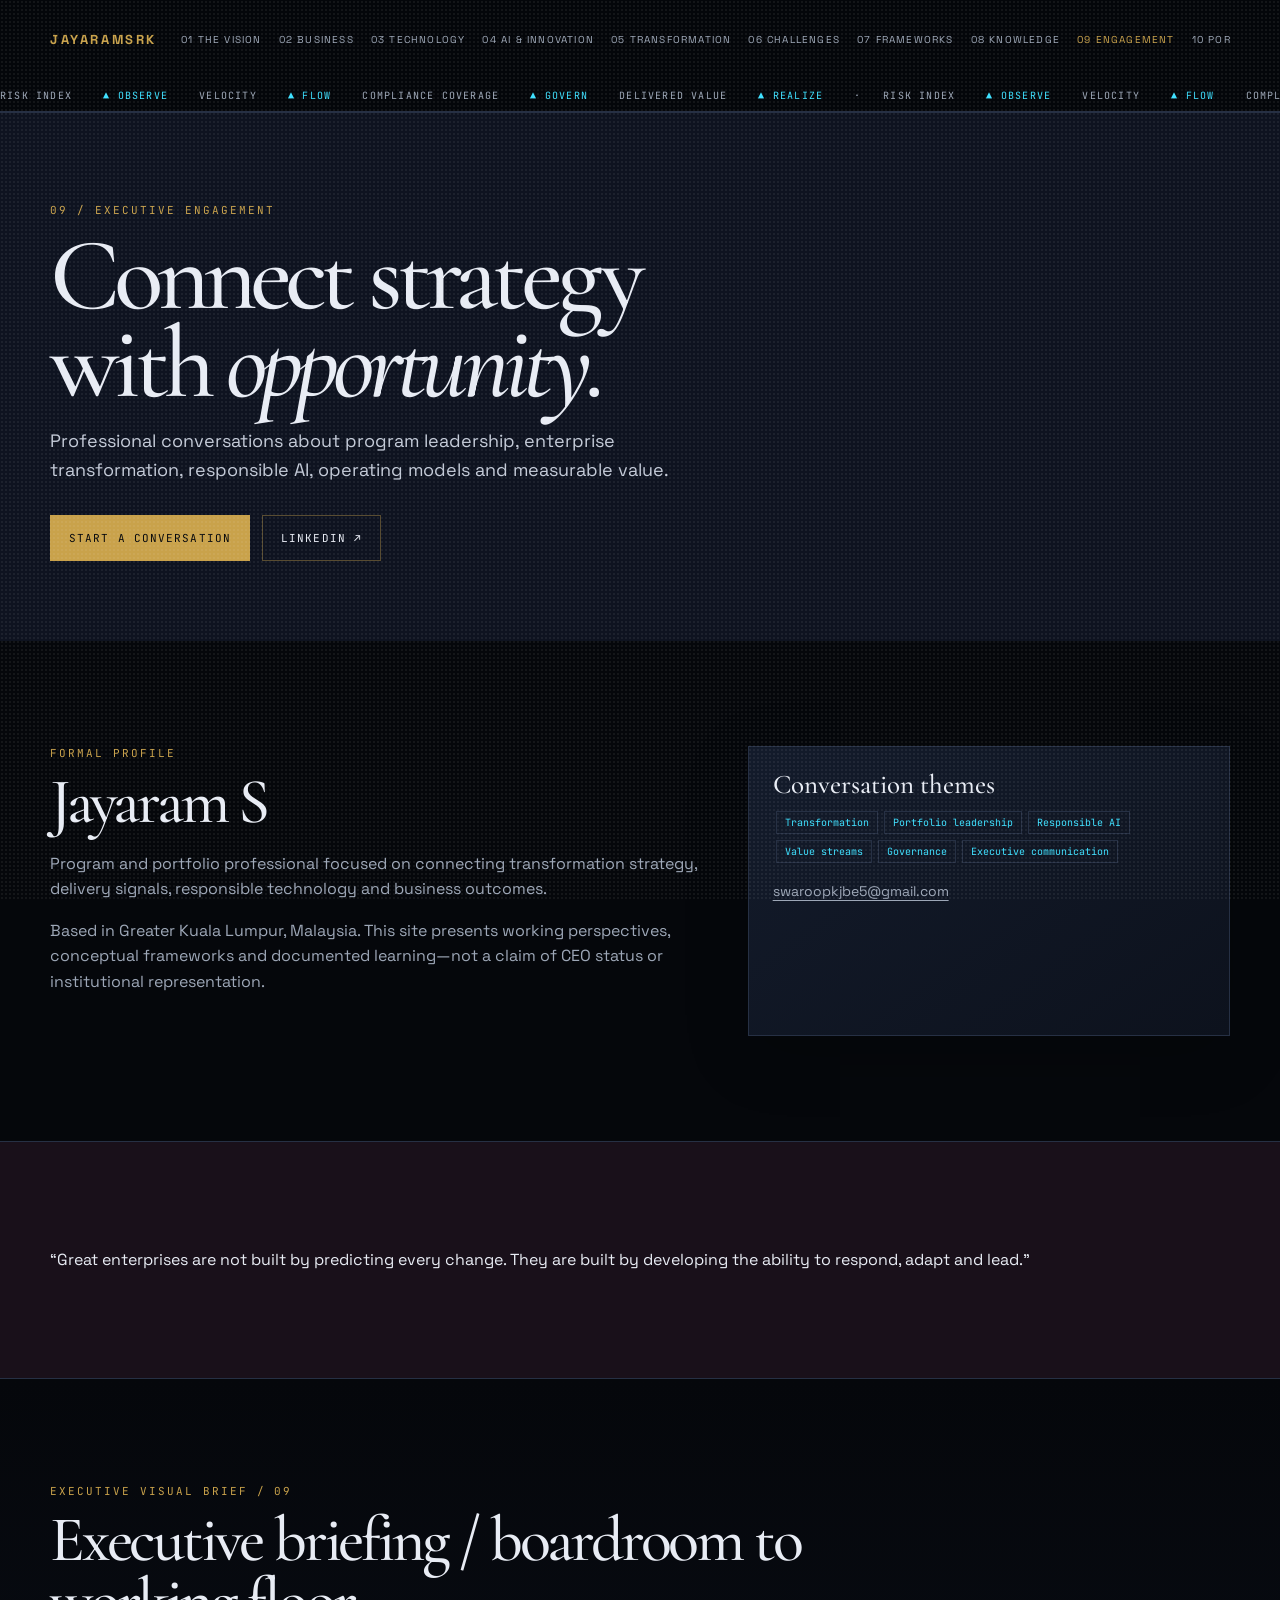
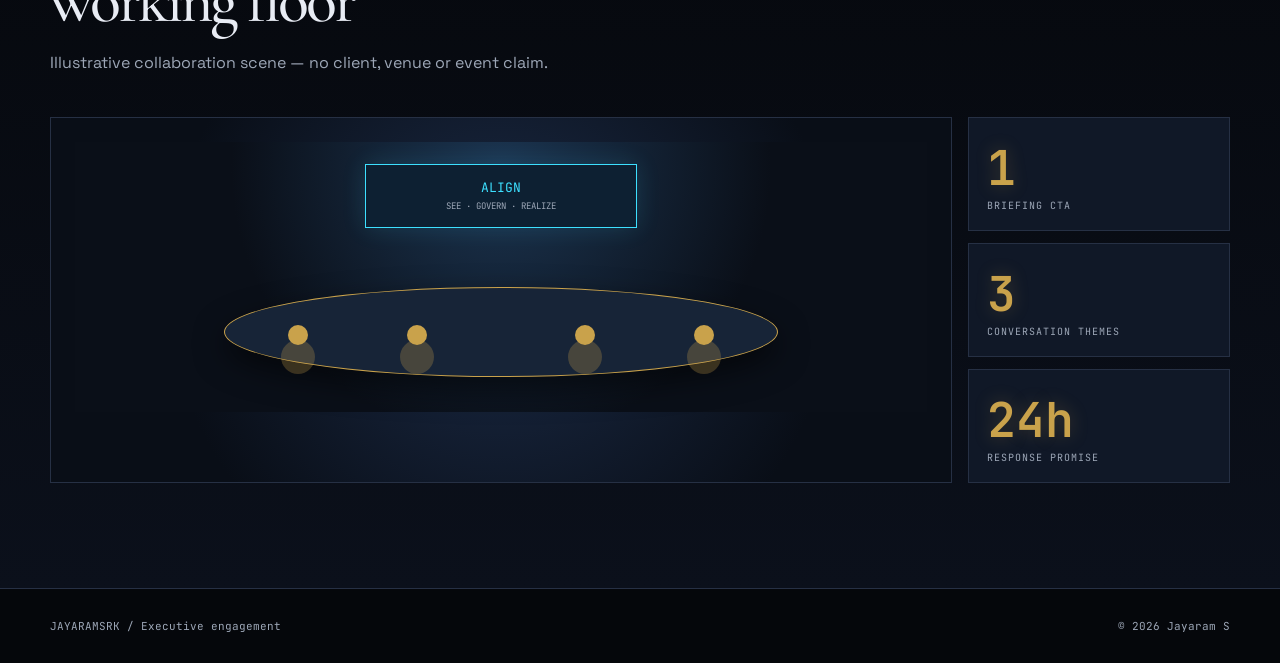
<file: engagement.html>
<!doctype html><html lang="en"><head><meta charset="utf-8"><meta name="viewport" content="width=device-width,initial-scale=1"><meta name="description" content="Engage with JAYARAMSRK on strategy, transformation and responsible innovation."><link rel="preconnect" href="https://fonts.googleapis.com"><link rel="stylesheet" href="https://fonts.googleapis.com/css2?family=Cormorant+Garamond:wght@500;600&family=JetBrains+Mono:wght@400;600&family=Space+Grotesk:wght@400;500;600;700&display=swap"><link rel="stylesheet" href="styles.css"><title>Engagement | JAYARAMSRK</title></head><body data-page="engagement"><header class="masthead"><div class="shell nav"><a class="brand" href="index.html"><span class="brand-stamp" aria-label="JAYARAMSRK logo"><span>JAYARAMSRK</span></span></a><button type="button" class="menu">MENU</button><nav class="navlinks"><a data-page="vision" href="index.html">01 The Vision</a><a data-page="business" href="business.html">02 Business</a><a data-page="technology" href="technology.html">03 Technology</a><a data-page="ai" href="ai.html">04 AI &amp; Innovation</a><a data-page="transformation" href="transformation.html">05 Transformation</a><a data-page="challenges" href="challenges.html">06 Challenges</a><a data-page="frameworks" href="frameworks.html">07 Frameworks</a><a data-page="knowledge" href="knowledge.html">08 Knowledge</a><a data-page="engagement" href="engagement.html">09 Engagement</a><a data-page="projects" href="projects.html">10 Portfolio</a></nav></div></header><main><section class="page-hero"><div class="shell"><div class="overline">09 / Executive engagement</div><h1>Connect strategy<br>with <em>opportunity.</em></h1><p>Professional conversations about program leadership, enterprise transformation, responsible AI, operating models and measurable value.</p><div class="hero-actions"><a class="button gold" href="mailto:swaroopkjbe5@gmail.com">Start a conversation</a><a class="button dark" href="https://www.linkedin.com/in/jayaramsreddy/" target="_blank" rel="noopener">LinkedIn ↗</a></div></div></section><section class="section"><div class="shell"><div class="grid"><div class="span-7"><div class="intro"><div class="overline">Formal profile</div><h2>Jayaram S</h2><p>Program and portfolio professional focused on connecting transformation strategy, delivery signals, responsible technology and business outcomes.</p><p>Based in Greater Kuala Lumpur, Malaysia. This site presents working perspectives, conceptual frameworks and documented learning—not a claim of CEO status or institutional representation.</p></div></div><div class="span-5 panel"><h3>Conversation themes</h3><span class="tag">Transformation</span><span class="tag">Portfolio leadership</span><span class="tag">Responsible AI</span><span class="tag">Value streams</span><span class="tag">Governance</span><span class="tag">Executive communication</span><p><a href="mailto:swaroopkjbe5@gmail.com">swaroopkjbe5@gmail.com</a></p></div></div></div></section><section class="section burgundy"><div class="shell"><div class="quote">“Great enterprises are not built by predicting every change. They are built by developing the ability to respond, adapt and lead.”</div></div></section></main><footer class="footer"><div class="shell footer-inner"><span>JAYARAMSRK / Executive engagement</span><span>© 2026 Jayaram S</span></div></footer><script src="app.js"></script></body></html>
</file>
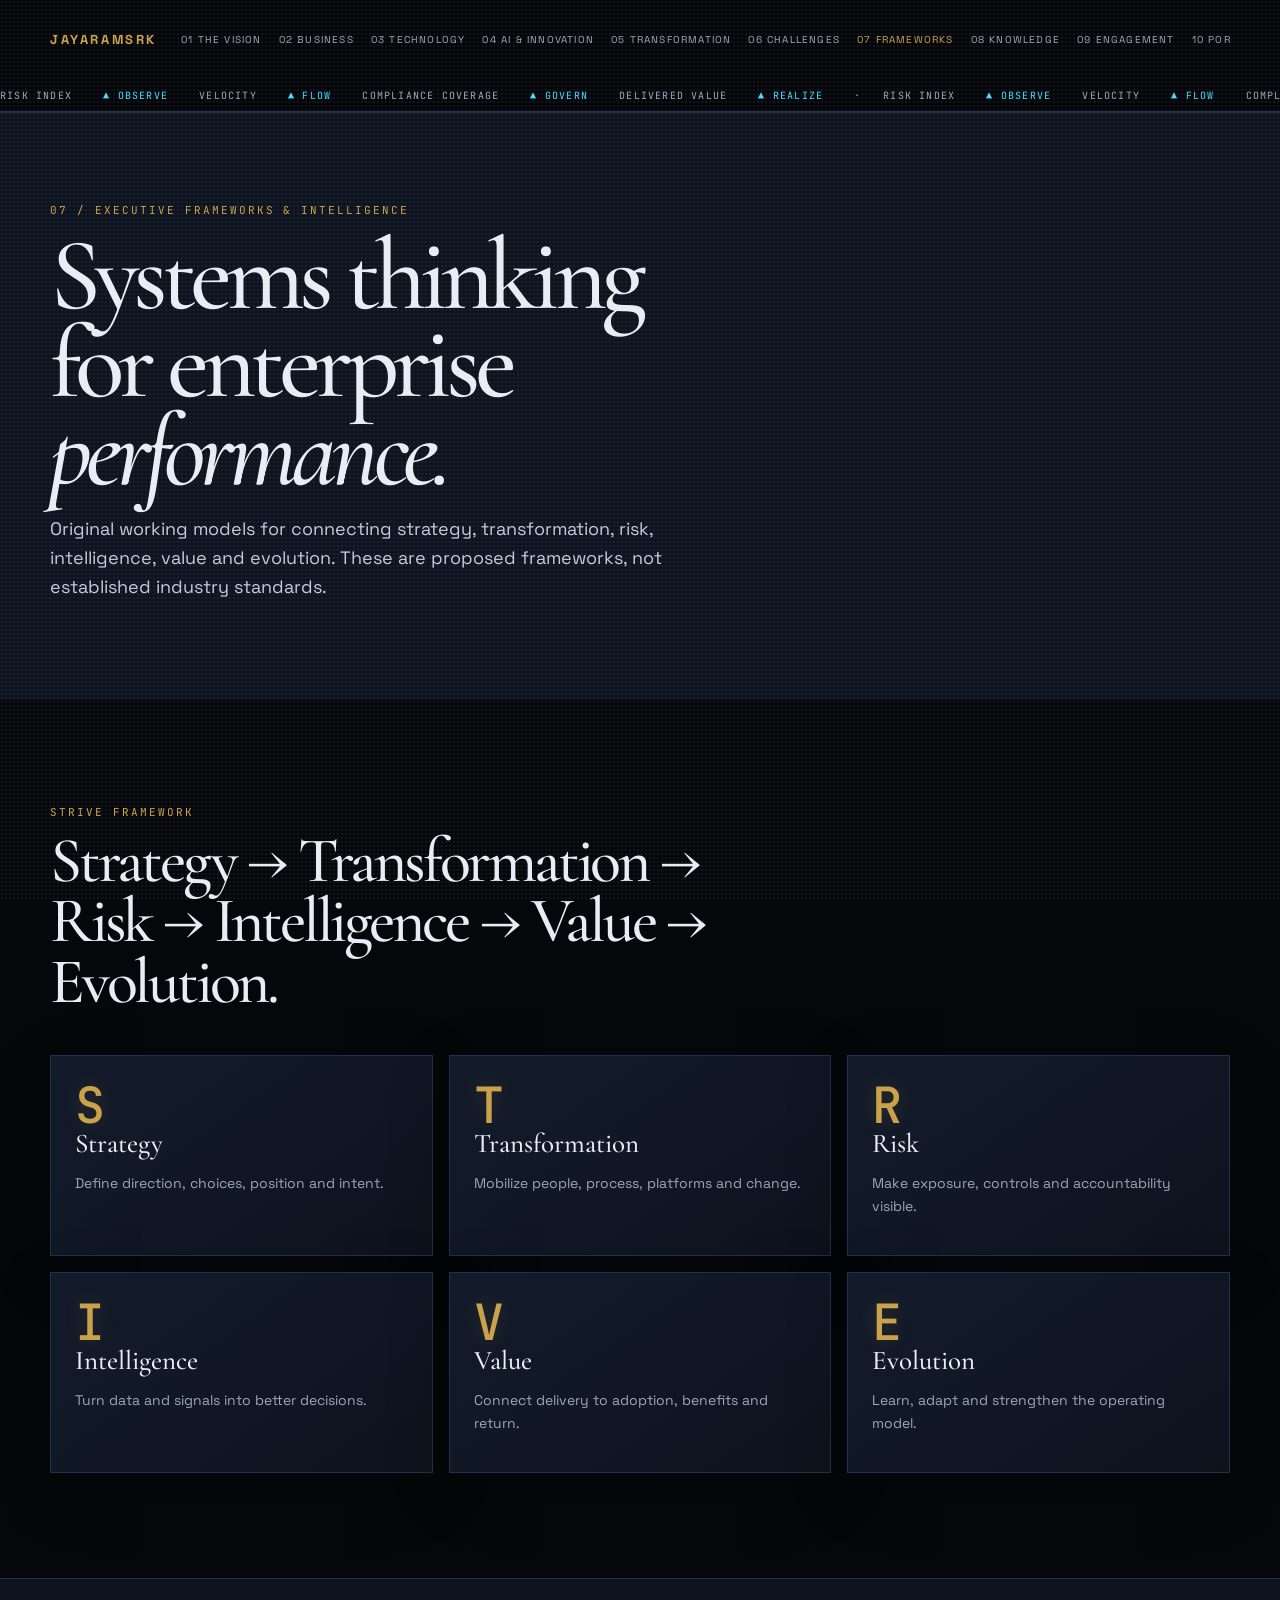
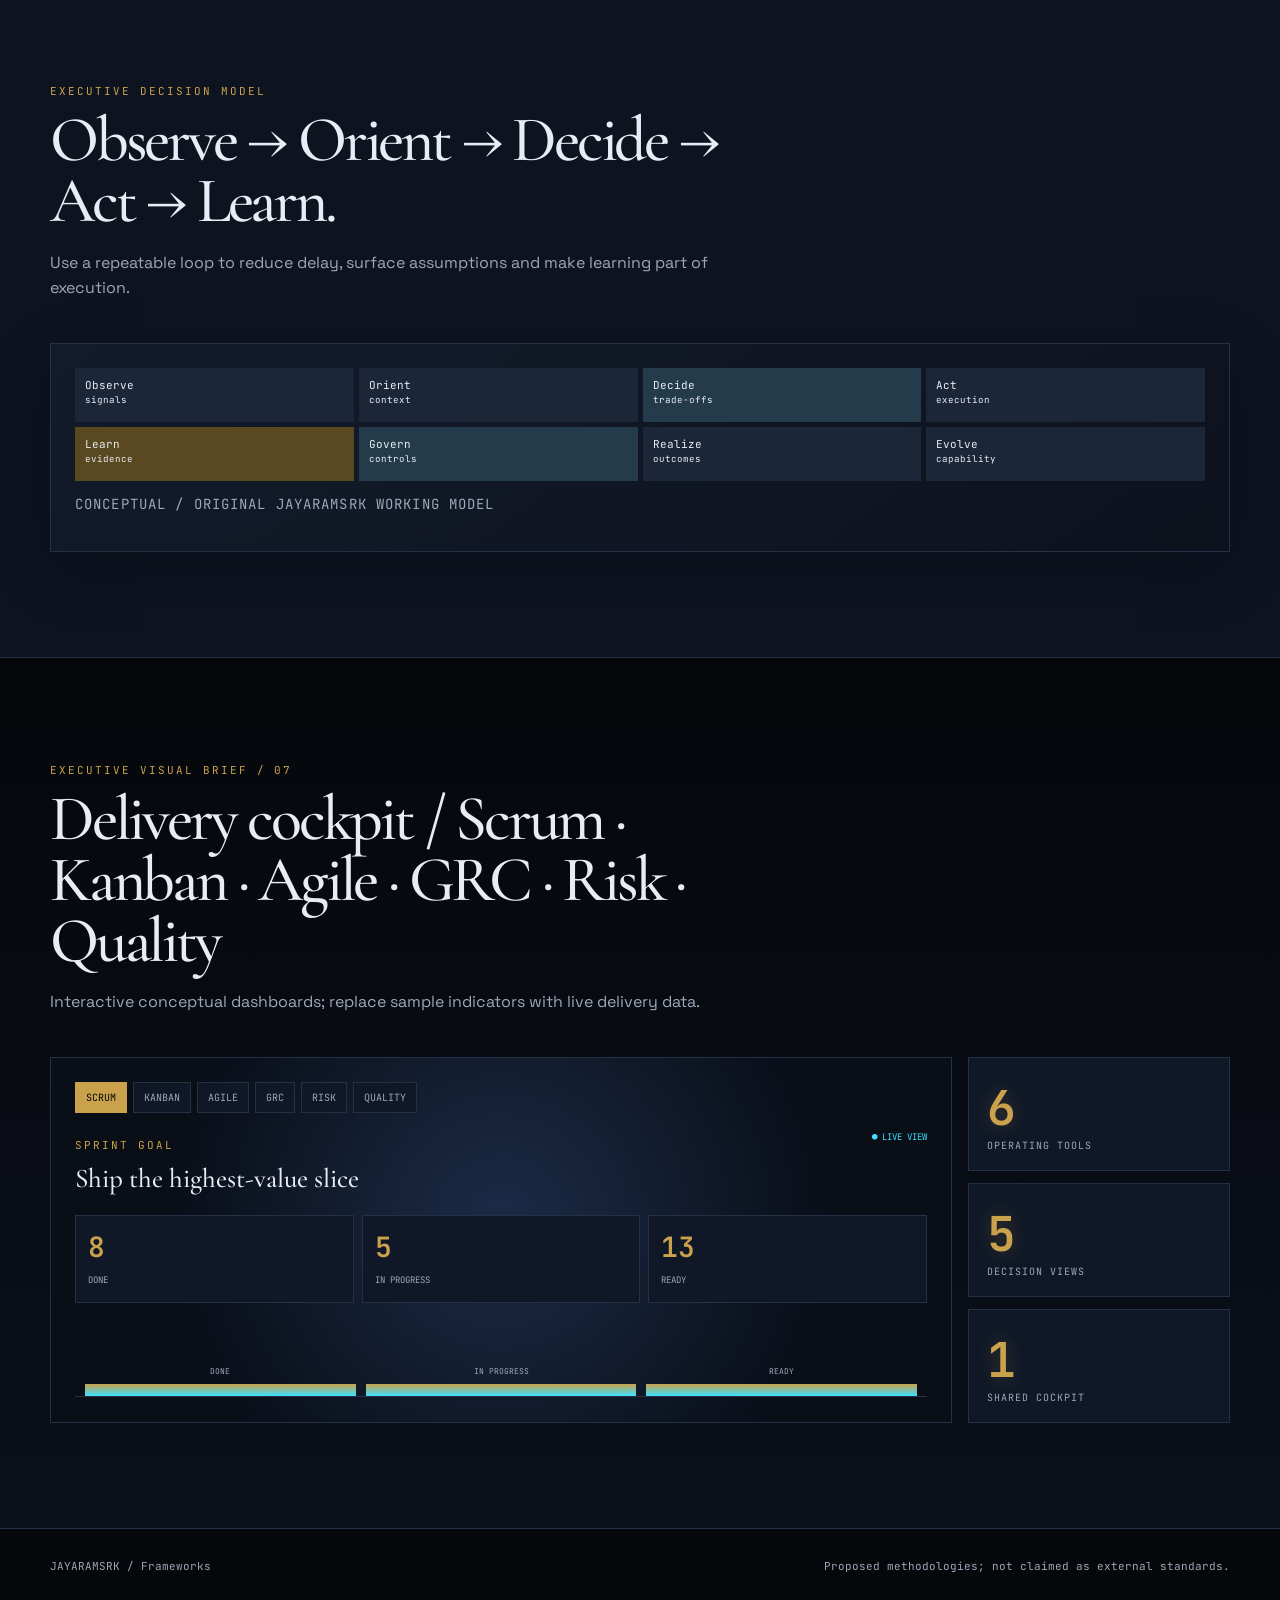
<file: frameworks.html>
<!doctype html><html lang="en"><head><meta charset="utf-8"><meta name="viewport" content="width=device-width,initial-scale=1"><meta name="description" content="JAYARAMSRK executive frameworks and intelligence."><link rel="preconnect" href="https://fonts.googleapis.com"><link rel="stylesheet" href="https://fonts.googleapis.com/css2?family=Cormorant+Garamond:wght@500;600&family=JetBrains+Mono:wght@400;600&family=Space+Grotesk:wght@400;500;600;700&display=swap"><link rel="stylesheet" href="styles.css"><title>Executive Frameworks | JAYARAMSRK</title></head><body data-page="frameworks"><header class="masthead"><div class="shell nav"><a class="brand" href="index.html"><span class="brand-stamp" aria-label="JAYARAMSRK logo"><span>JAYARAMSRK</span></span></a><button type="button" class="menu">MENU</button><nav class="navlinks"><a data-page="vision" href="index.html">01 The Vision</a><a data-page="business" href="business.html">02 Business</a><a data-page="technology" href="technology.html">03 Technology</a><a data-page="ai" href="ai.html">04 AI &amp; Innovation</a><a data-page="transformation" href="transformation.html">05 Transformation</a><a data-page="challenges" href="challenges.html">06 Challenges</a><a data-page="frameworks" href="frameworks.html">07 Frameworks</a><a data-page="knowledge" href="knowledge.html">08 Knowledge</a><a data-page="engagement" href="engagement.html">09 Engagement</a><a data-page="projects" href="projects.html">10 Portfolio</a></nav></div></header><main><section class="page-hero"><div class="shell"><div class="overline">07 / Executive frameworks &amp; intelligence</div><h1>Systems thinking<br>for enterprise <em>performance.</em></h1><p>Original working models for connecting strategy, transformation, risk, intelligence, value and evolution. These are proposed frameworks, not established industry standards.</p></div></section><section class="section"><div class="shell"><div class="intro"><div class="overline">STRIVE framework</div><h2>Strategy → Transformation → Risk → Intelligence → Value → Evolution.</h2></div><div class="grid"><div class="span-4 panel"><div class="number">S</div><h3>Strategy</h3><p>Define direction, choices, position and intent.</p></div><div class="span-4 panel"><div class="number">T</div><h3>Transformation</h3><p>Mobilize people, process, platforms and change.</p></div><div class="span-4 panel"><div class="number">R</div><h3>Risk</h3><p>Make exposure, controls and accountability visible.</p></div><div class="span-4 panel"><div class="number">I</div><h3>Intelligence</h3><p>Turn data and signals into better decisions.</p></div><div class="span-4 panel"><div class="number">V</div><h3>Value</h3><p>Connect delivery to adoption, benefits and return.</p></div><div class="span-4 panel"><div class="number">E</div><h3>Evolution</h3><p>Learn, adapt and strengthen the operating model.</p></div></div></div></section><section class="section dark"><div class="shell"><div class="intro"><div class="overline">Executive decision model</div><h2>Observe → Orient → Decide → Act → Learn.</h2><p>Use a repeatable loop to reduce delay, surface assumptions and make learning part of execution.</p></div><div class="panel"><div class="matrix"><span>Observe<br><small>signals</small></span><span>Orient<br><small>context</small></span><span>Decide<br><small>trade-offs</small></span><span>Act<br><small>execution</small></span><span>Learn<br><small>evidence</small></span><span>Govern<br><small>controls</small></span><span>Realize<br><small>outcomes</small></span><span>Evolve<br><small>capability</small></span></div><p class="source">CONCEPTUAL / original JAYARAMSRK working model</p></div></div></section></main><footer class="footer"><div class="shell footer-inner"><span>JAYARAMSRK / Frameworks</span><span>Proposed methodologies; not claimed as external standards.</span></div></footer><script src="app.js"></script></body></html>
</file>
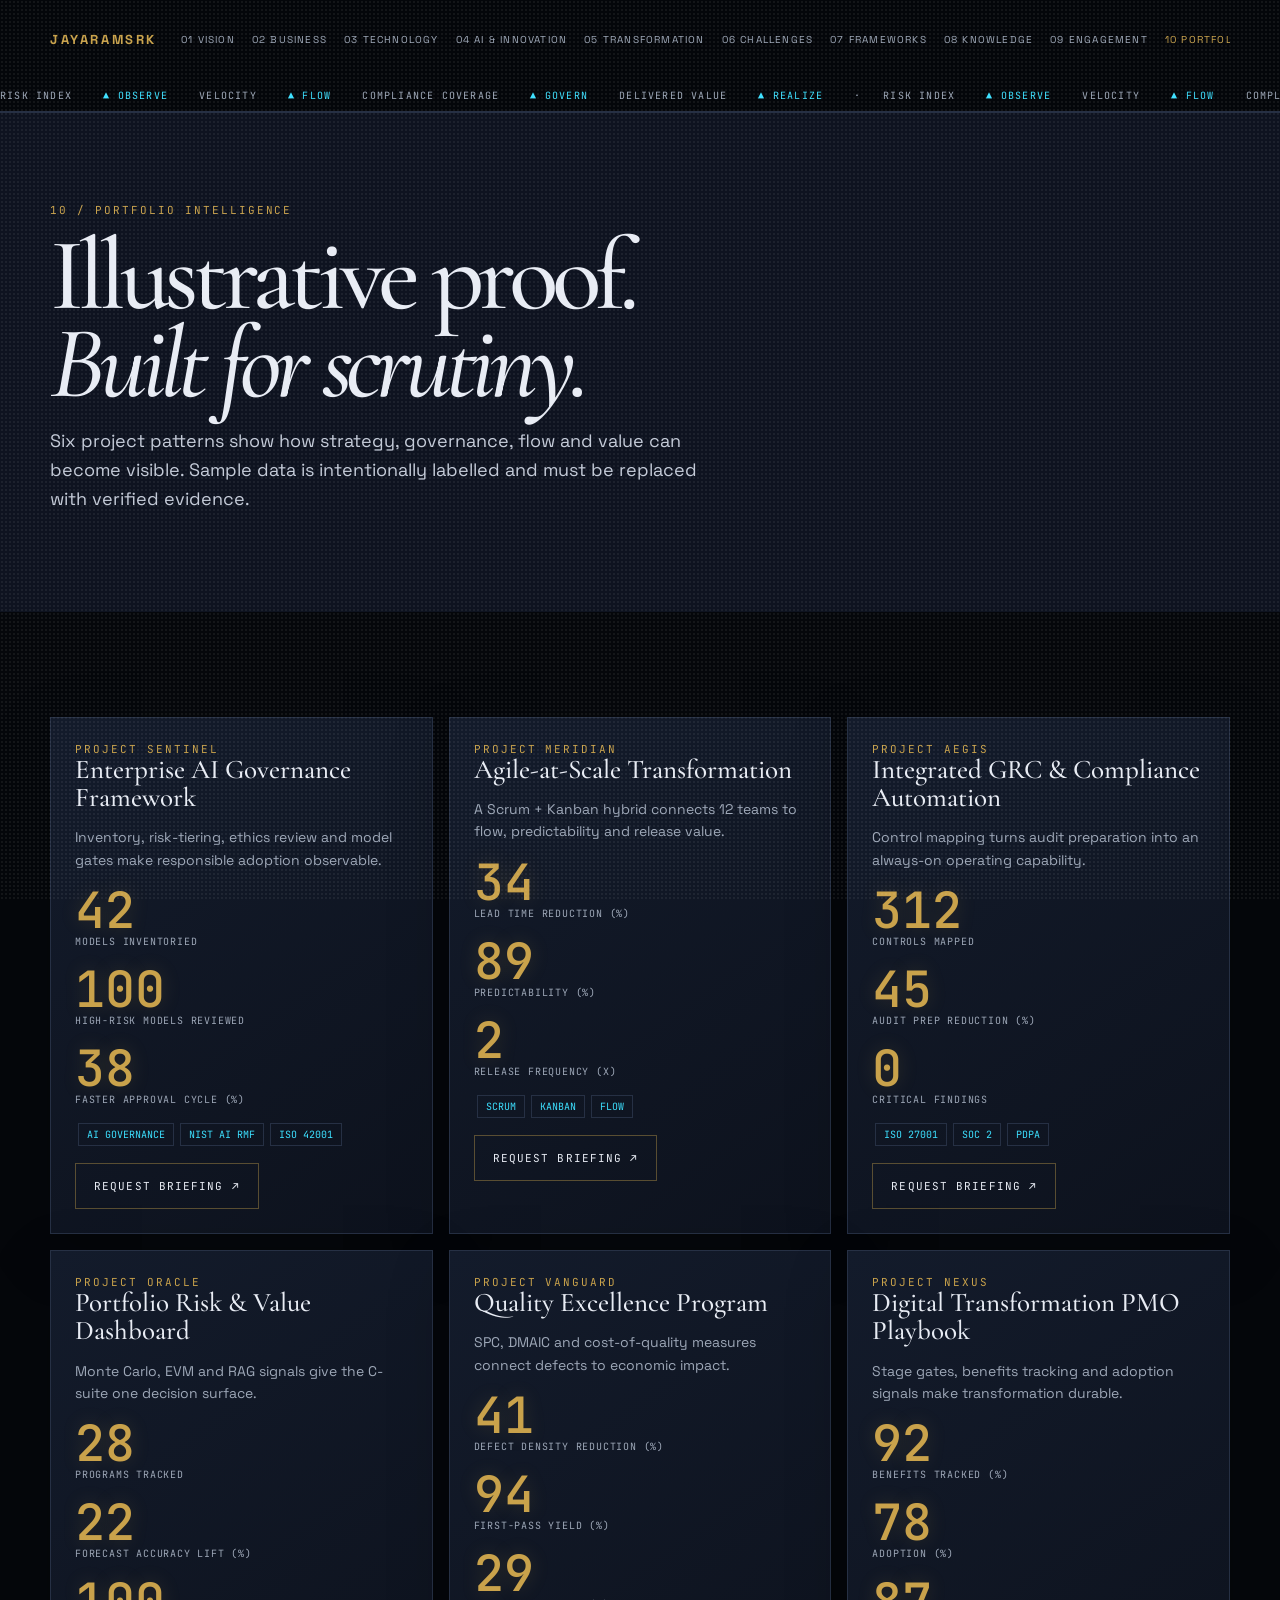
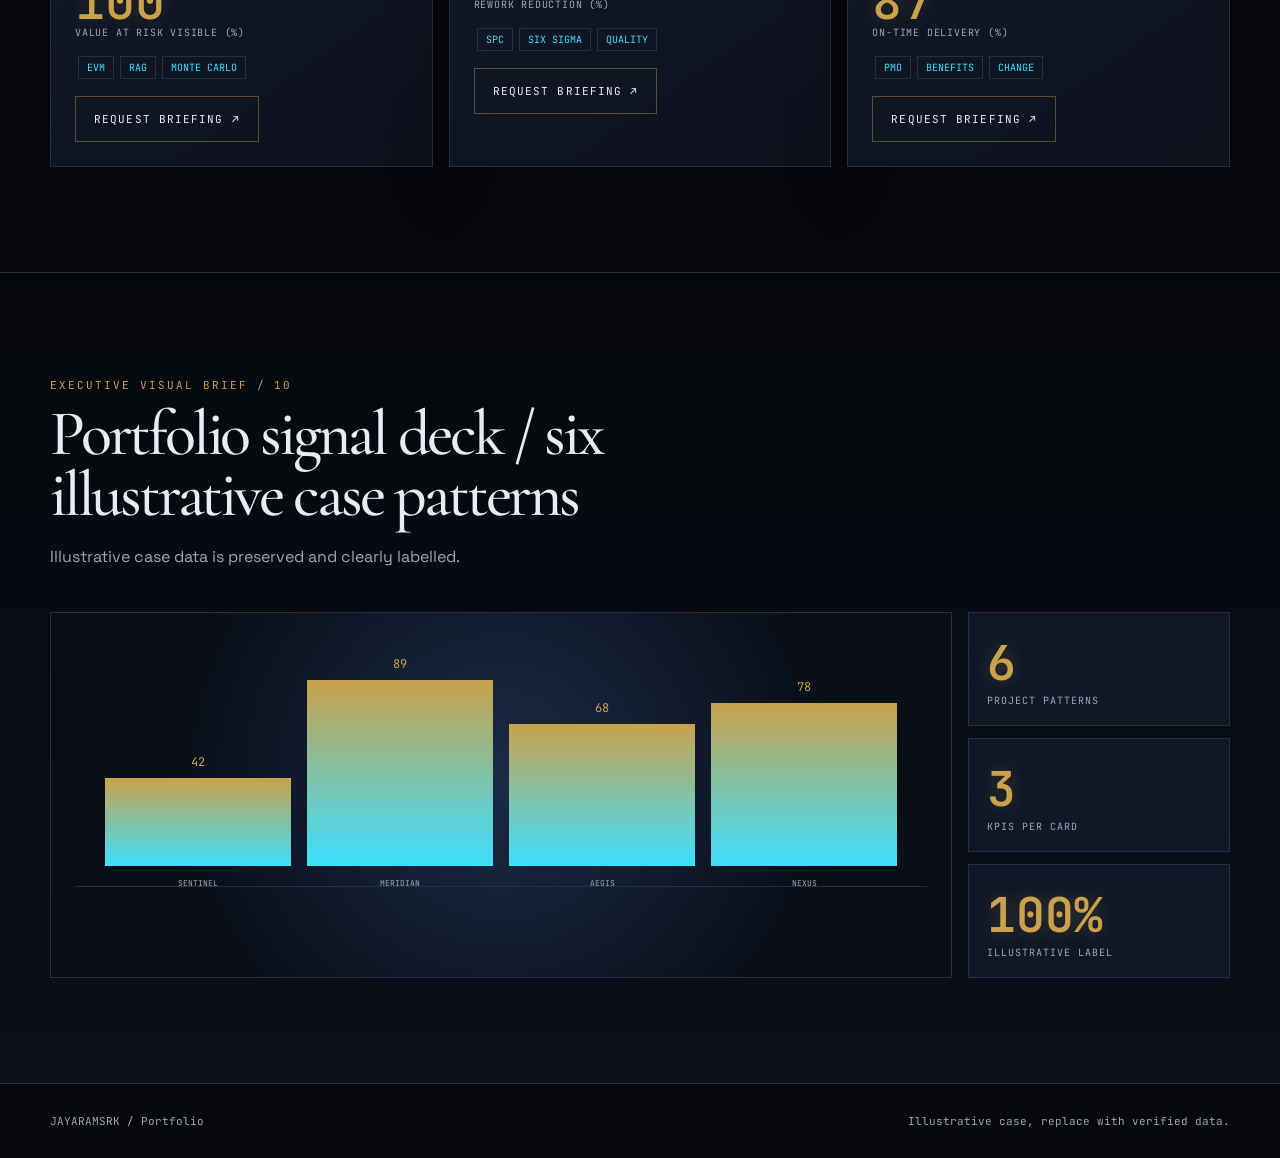
<file: projects.html>
<!doctype html><html lang="en"><head><meta charset="utf-8"><meta name="viewport" content="width=device-width,initial-scale=1"><meta name="description" content="Illustrative JAYARAMSRK project portfolio."><link rel="stylesheet" href="https://fonts.googleapis.com/css2?family=Cormorant+Garamond:wght@500;600&family=JetBrains+Mono:wght@400;600&family=Space+Grotesk:wght@400;500;600;700&display=swap"><link rel="preconnect" href="https://fonts.googleapis.com"><link rel="stylesheet" href="https://fonts.googleapis.com/css2?family=Cormorant+Garamond:wght@500;600&family=JetBrains+Mono:wght@400;600&family=Space+Grotesk:wght@400;500;600;700&display=swap"><link rel="stylesheet" href="styles.css"><title>Portfolio | JAYARAMSRK</title></head><body data-page="projects"><header class="masthead"><div class="shell nav"><a class="brand" href="index.html"><span class="brand-stamp"><span>JAYARAMSRK</span></span></a><button class="menu" aria-label="Open navigation">MENU</button><nav class="navlinks"><a data-page="vision" href="index.html">01 Vision</a><a data-page="business" href="business.html">02 Business</a><a data-page="technology" href="technology.html">03 Technology</a><a data-page="ai" href="ai.html">04 AI &amp; Innovation</a><a data-page="transformation" href="transformation.html">05 Transformation</a><a data-page="challenges" href="challenges.html">06 Challenges</a><a data-page="frameworks" href="frameworks.html">07 Frameworks</a><a data-page="knowledge" href="knowledge.html">08 Knowledge</a><a data-page="engagement" href="engagement.html">09 Engagement</a><a data-page="projects" href="projects.html">10 Portfolio</a></nav></div></header><main><section class="page-hero"><div class="shell"><div class="overline">10 / Portfolio intelligence</div><h1>Illustrative proof.<br><em>Built for scrutiny.</em></h1><p>Six project patterns show how strategy, governance, flow and value can become visible. Sample data is intentionally labelled and must be replaced with verified evidence.</p></div></section><section class="section"><div class="shell"><div class="grid" id="project-grid"></div></div></section></main><footer class="footer"><div class="shell footer-inner"><span>JAYARAMSRK / Portfolio</span><span>Illustrative case, replace with verified data.</span></div></footer><script src="app.js"></script><script>fetch("data/projects.json").then(r=>r.json()).then(items=>{document.querySelector("#project-grid").innerHTML=items.map(p=>`<article class="panel span-4"><div class="overline">${p.codename}</div><h3>${p.title}</h3><p>${p.outcome}</p><div class="grid">${p.kpis.map(k=>`<div class="span-12"><div class="kpi" data-count="${k.value}">0</div><div class="source">${k.label}</div></div>`).join("")}</div><p>${p.tags.map(t=>`<span class="tag">${t}</span>`).join("")}</p><a class="button dark" href="engagement.html">Request briefing ↗</a></article>`).join("");document.querySelectorAll("[data-count]").forEach(el=>{el.textContent=el.dataset.count})}).catch(()=>{document.querySelector("#project-grid").innerHTML="<p>Portfolio data could not be loaded.</p>"})</script></body></html>
</file>
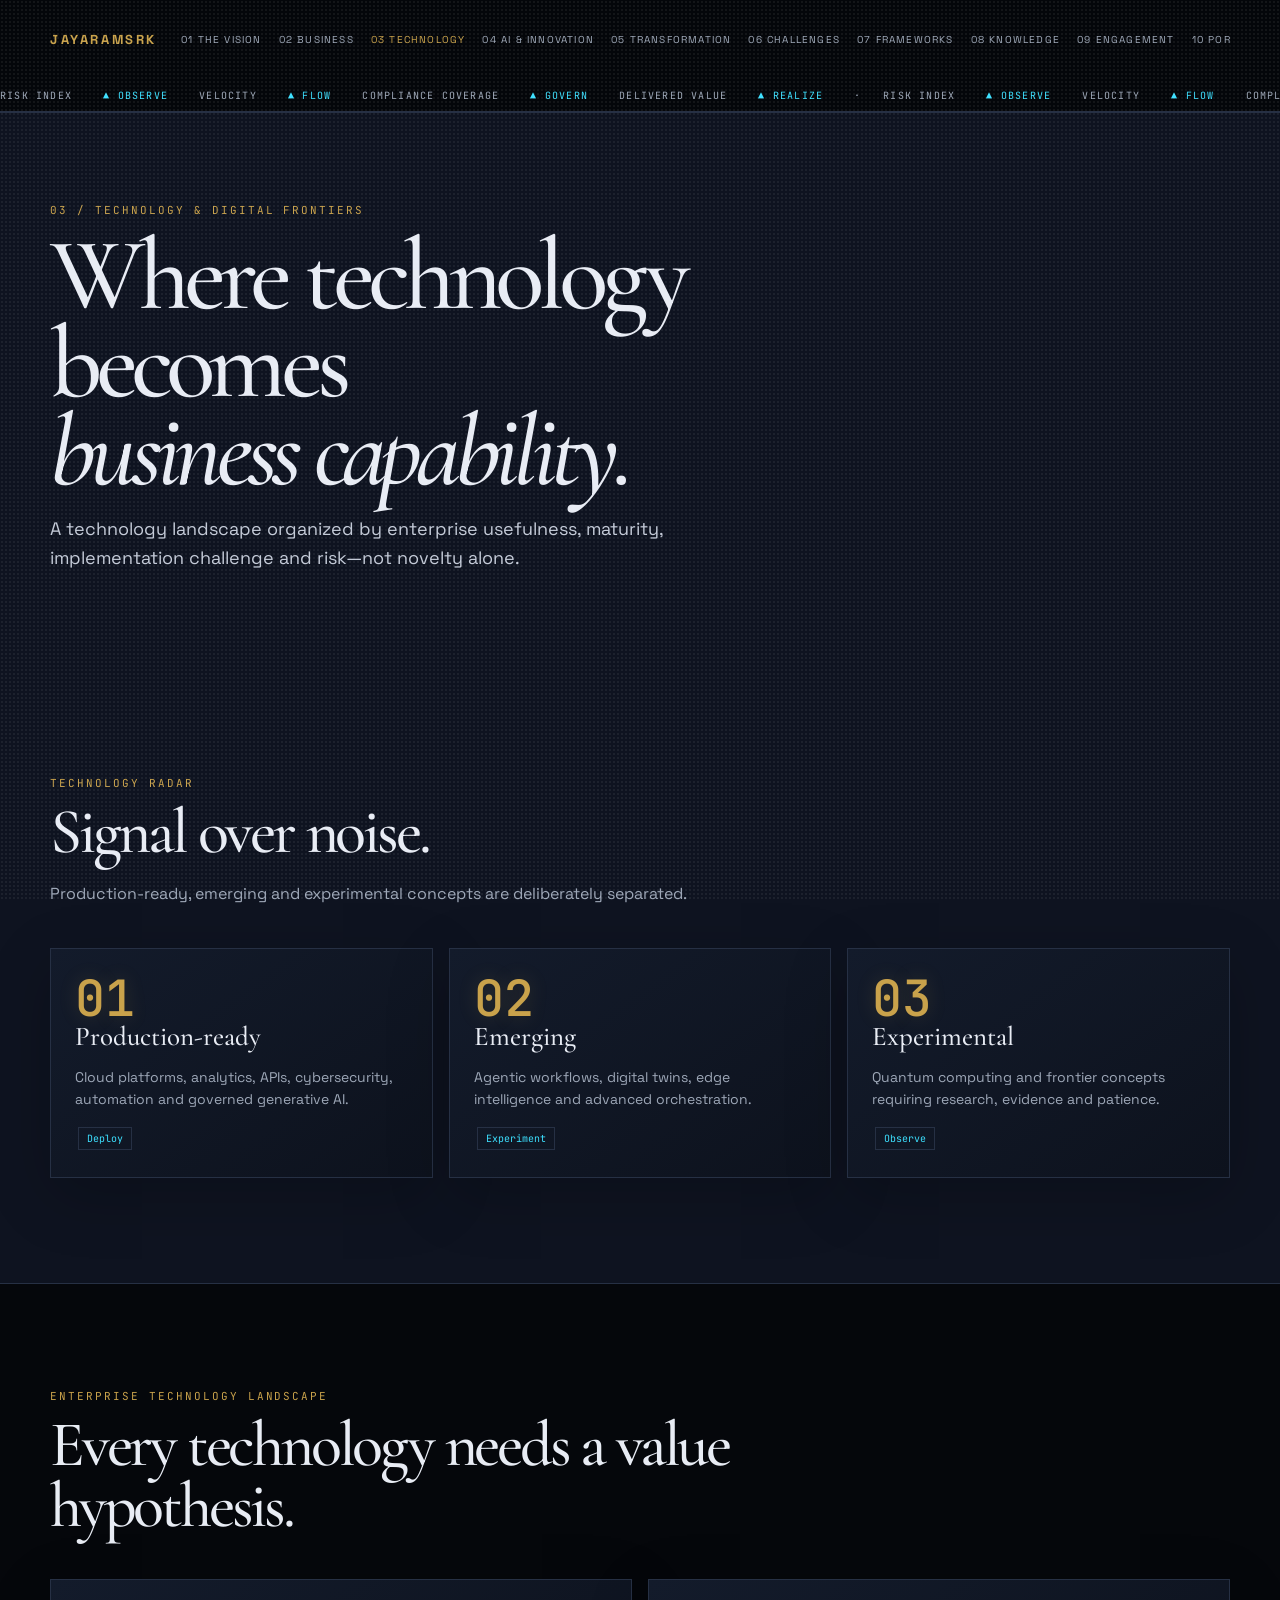
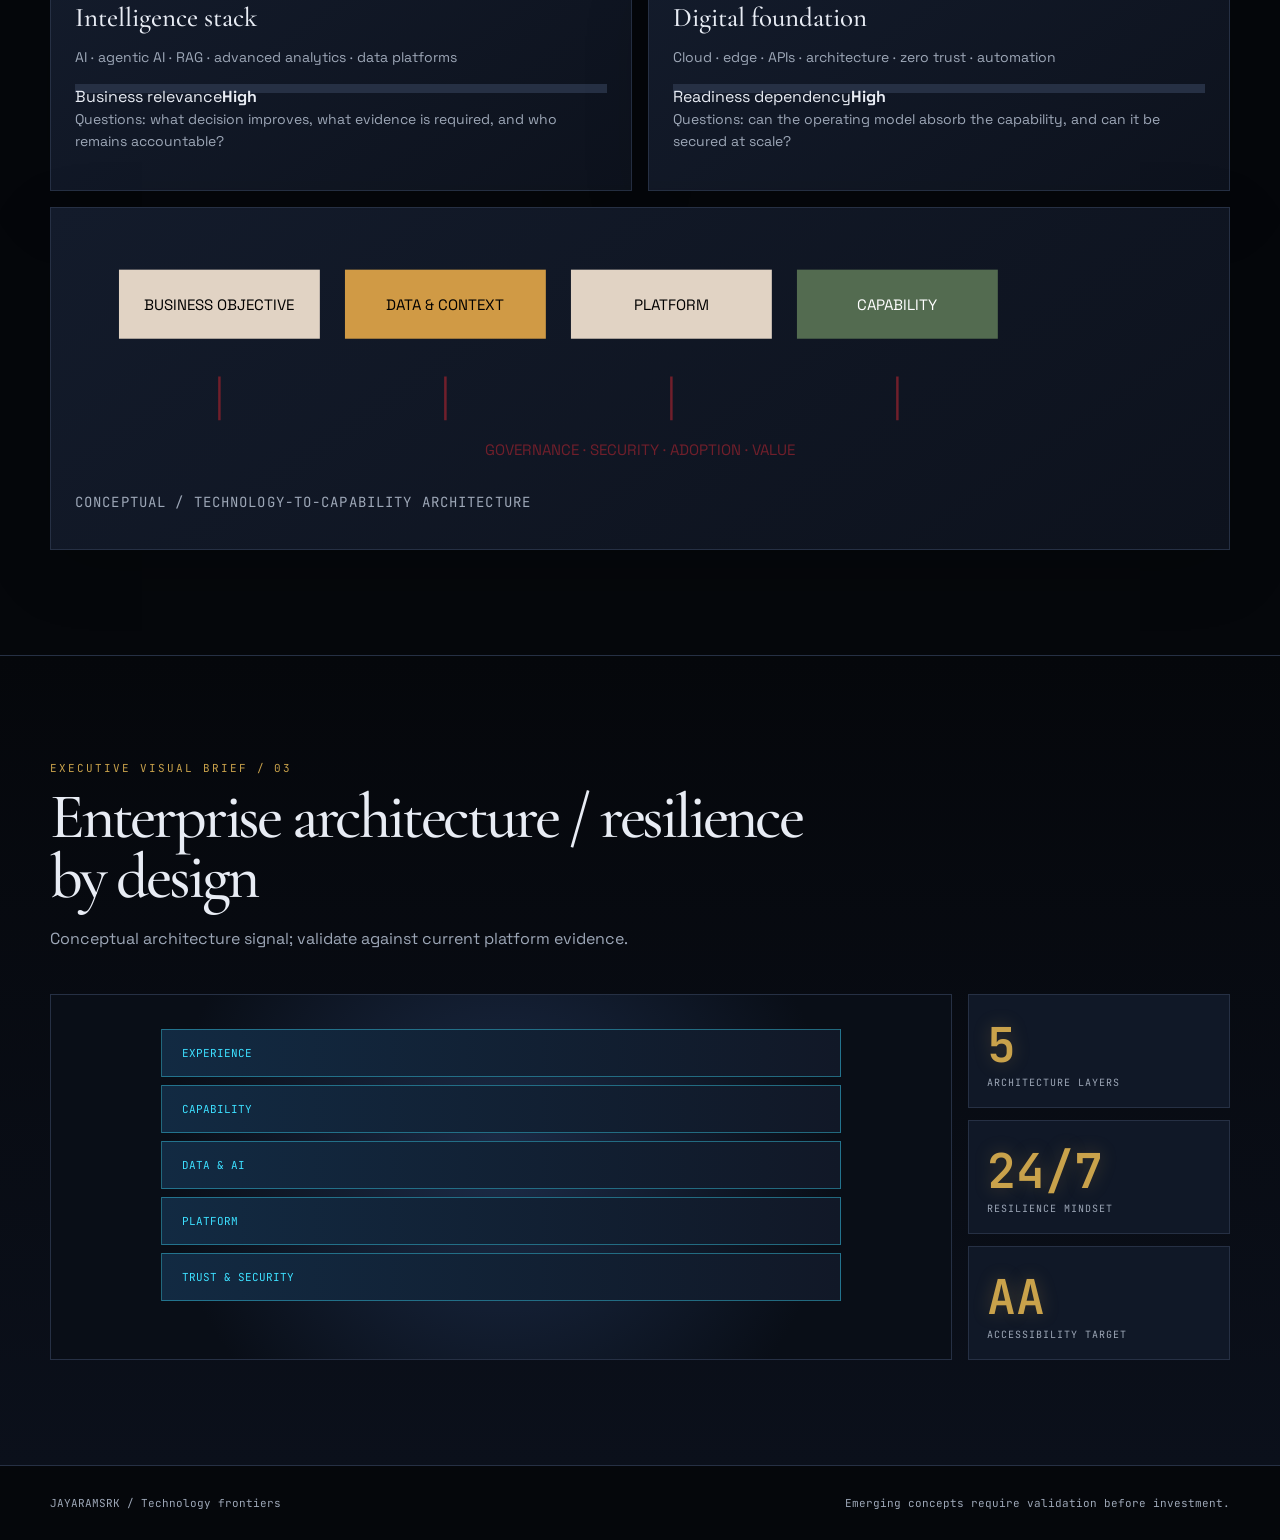
<file: technology.html>
<!doctype html><html lang="en"><head><meta charset="utf-8"><meta name="viewport" content="width=device-width,initial-scale=1"><meta name="description" content="JAYARAMSRK technology and digital frontiers."><link rel="preconnect" href="https://fonts.googleapis.com"><link rel="stylesheet" href="https://fonts.googleapis.com/css2?family=Cormorant+Garamond:wght@500;600&family=JetBrains+Mono:wght@400;600&family=Space+Grotesk:wght@400;500;600;700&display=swap"><link rel="stylesheet" href="styles.css"><title>Technology & Digital Frontiers | JAYARAMSRK</title></head><body data-page="technology"><header class="masthead"><div class="shell nav"><a class="brand" href="index.html"><span class="brand-stamp" aria-label="JAYARAMSRK logo"><span>JAYARAMSRK</span></span></a><button type="button" class="menu">MENU</button><nav class="navlinks"><a data-page="vision" href="index.html">01 The Vision</a><a data-page="business" href="business.html">02 Business</a><a data-page="technology" href="technology.html">03 Technology</a><a data-page="ai" href="ai.html">04 AI &amp; Innovation</a><a data-page="transformation" href="transformation.html">05 Transformation</a><a data-page="challenges" href="challenges.html">06 Challenges</a><a data-page="frameworks" href="frameworks.html">07 Frameworks</a><a data-page="knowledge" href="knowledge.html">08 Knowledge</a><a data-page="engagement" href="engagement.html">09 Engagement</a><a data-page="projects" href="projects.html">10 Portfolio</a></nav></div></header><main><section class="page-hero"><div class="shell"><div class="overline">03 / Technology &amp; digital frontiers</div><h1>Where technology becomes<br><em>business capability.</em></h1><p>A technology landscape organized by enterprise usefulness, maturity, implementation challenge and risk—not novelty alone.</p></div></section><section class="section dark"><div class="shell"><div class="intro"><div class="overline">Technology radar</div><h2>Signal over noise.</h2><p>Production-ready, emerging and experimental concepts are deliberately separated.</p></div><div class="grid"><div class="span-4 panel"><div class="number">01</div><h3>Production-ready</h3><p>Cloud platforms, analytics, APIs, cybersecurity, automation and governed generative AI.</p><span class="tag">Deploy</span></div><div class="span-4 panel"><div class="number">02</div><h3>Emerging</h3><p>Agentic workflows, digital twins, edge intelligence and advanced orchestration.</p><span class="tag">Experiment</span></div><div class="span-4 panel"><div class="number">03</div><h3>Experimental</h3><p>Quantum computing and frontier concepts requiring research, evidence and patience.</p><span class="tag">Observe</span></div></div></div></section><section class="section"><div class="shell"><div class="intro"><div class="overline">Enterprise technology landscape</div><h2>Every technology needs a value hypothesis.</h2></div><div class="grid"><div class="span-6 panel"><h3>Intelligence stack</h3><p>AI · agentic AI · RAG · advanced analytics · data platforms</p><div class="bar"><div class="bar-head"><span>Business relevance</span><b>High</b></div><div class="track"><div class="fill" style="width:88%"></div></div></div><p>Questions: what decision improves, what evidence is required, and who remains accountable?</p></div><div class="span-6 panel"><h3>Digital foundation</h3><p>Cloud · edge · APIs · architecture · zero trust · automation</p><div class="bar"><div class="bar-head"><span>Readiness dependency</span><b>High</b></div><div class="track"><div class="fill" style="width:78%"></div></div></div><p>Questions: can the operating model absorb the capability, and can it be secured at scale?</p></div><div class="span-12 panel"><svg class="diagram" viewBox="0 0 900 190" role="img" aria-label="Layered technology architecture"><g text-anchor="middle" font-size="12"><rect x="35" y="30" width="160" height="55" fill="#e1d3c4"/><text x="115" y="62">BUSINESS OBJECTIVE</text><rect x="215" y="30" width="160" height="55" fill="#d09a45"/><text x="295" y="62">DATA &amp; CONTEXT</text><rect x="395" y="30" width="160" height="55" fill="#e1d3c4"/><text x="475" y="62">PLATFORM</text><rect x="575" y="30" width="160" height="55" fill="#536b50"/><text x="655" y="62" fill="#fff">CAPABILITY</text><path d="M115 115v35M295 115v35M475 115v35M655 115v35" stroke="#701f2b" stroke-width="2"/><text x="450" y="178" fill="#701f2b">GOVERNANCE · SECURITY · ADOPTION · VALUE</text></g></svg><p class="source">CONCEPTUAL / technology-to-capability architecture</p></div></div></div></section></main><footer class="footer"><div class="shell footer-inner"><span>JAYARAMSRK / Technology frontiers</span><span>Emerging concepts require validation before investment.</span></div></footer><script src="app.js"></script></body></html>
</file>
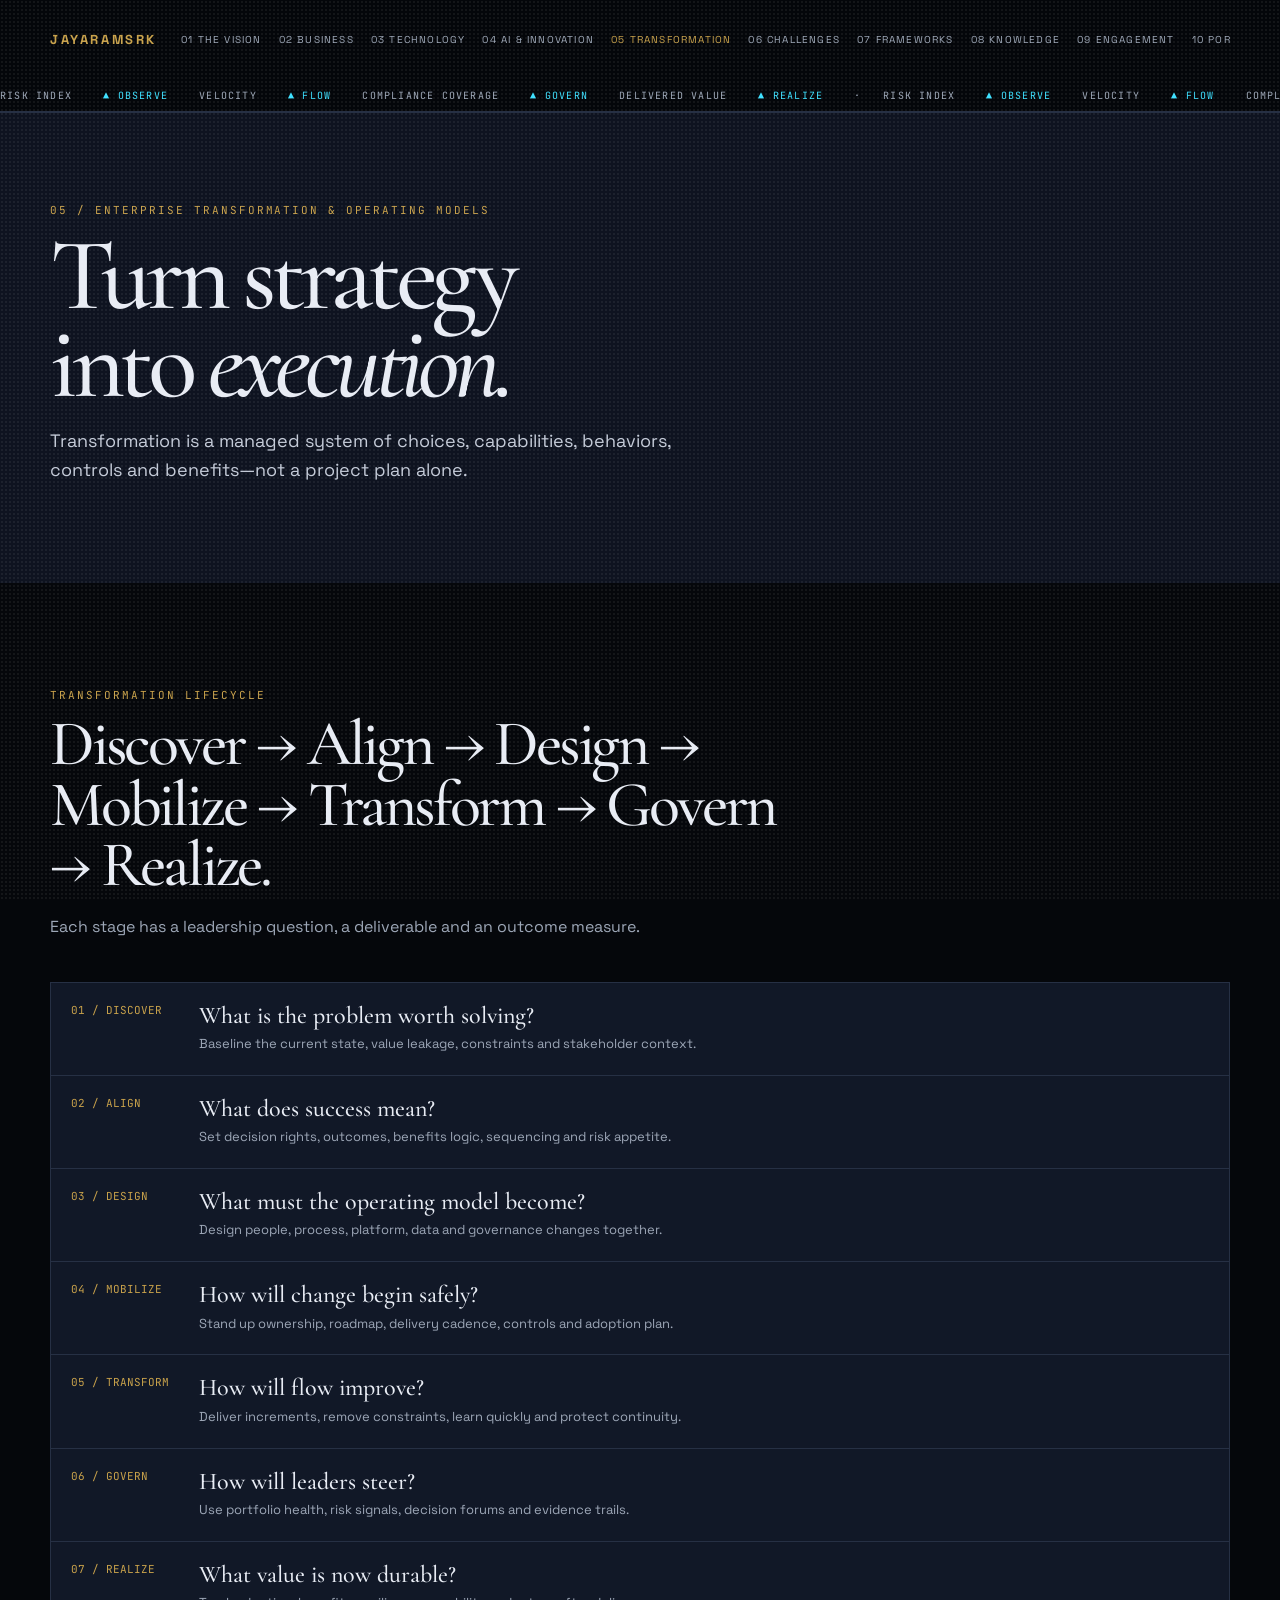
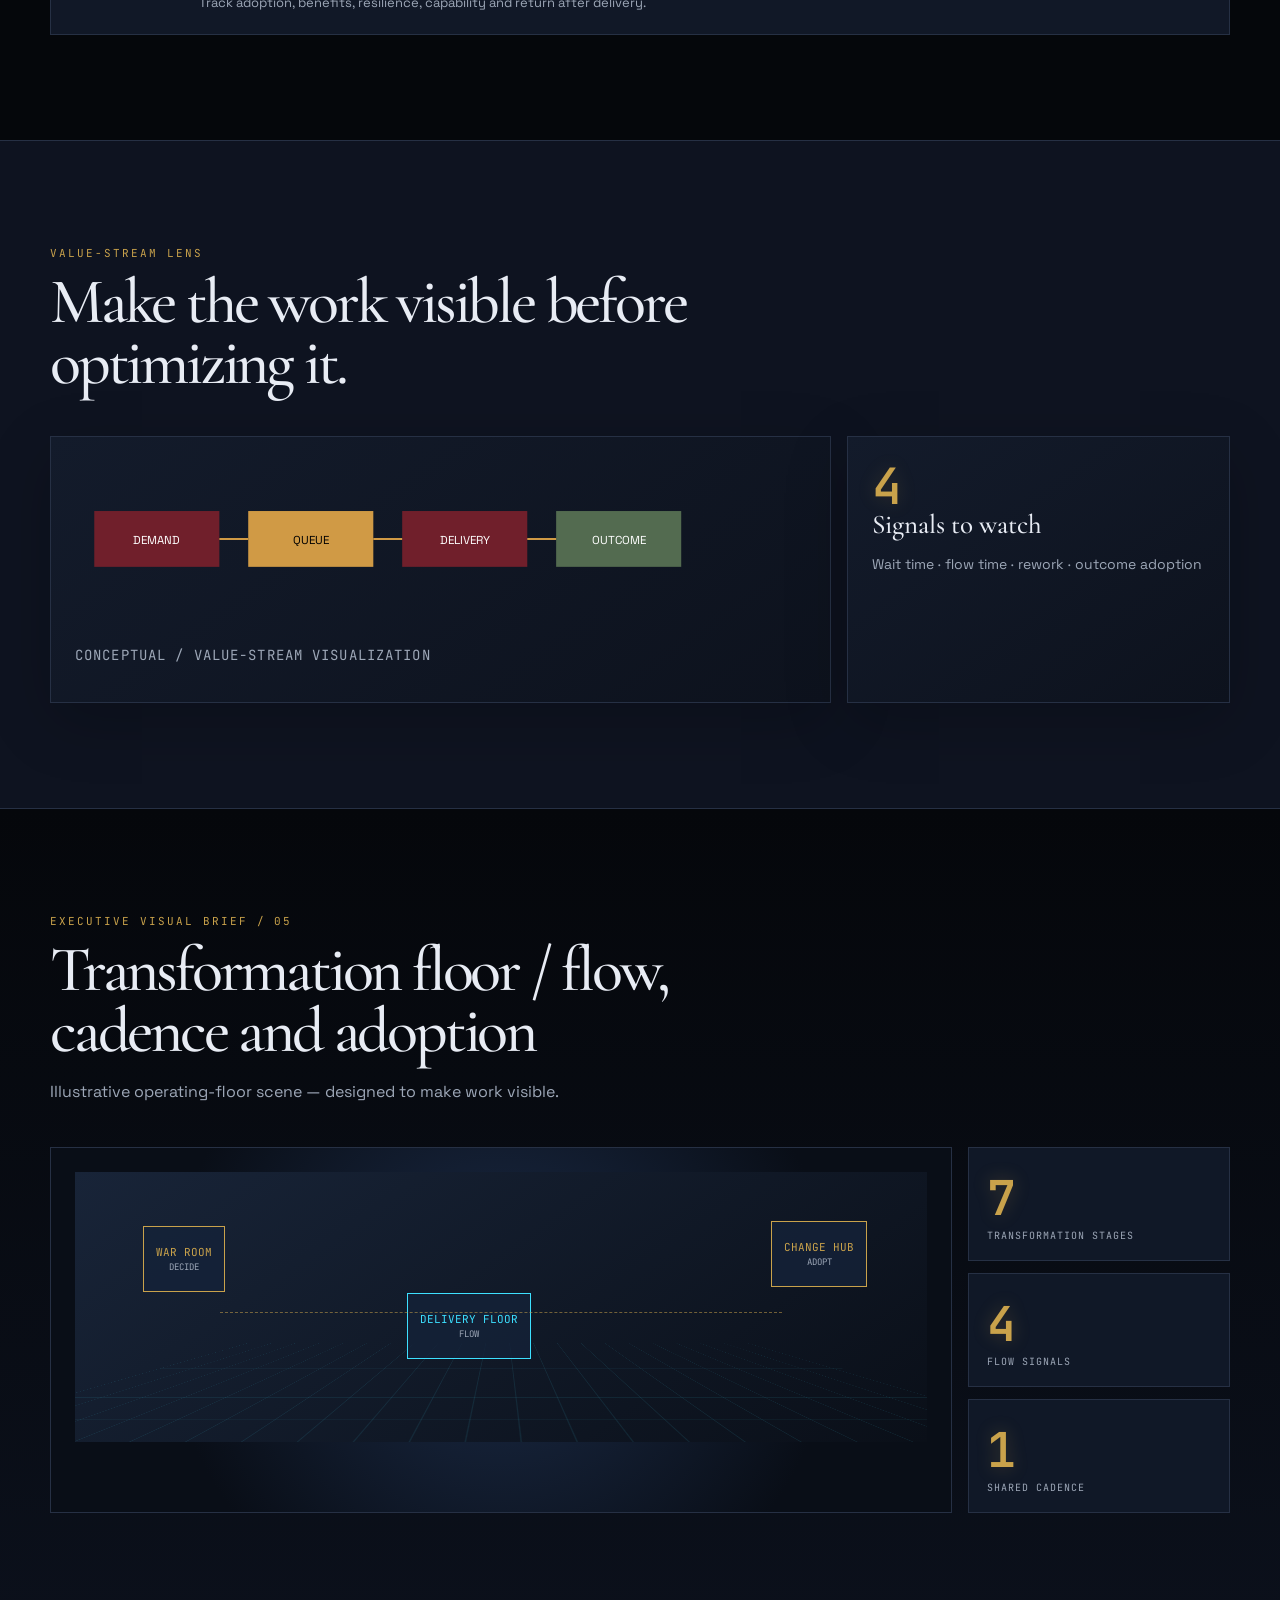
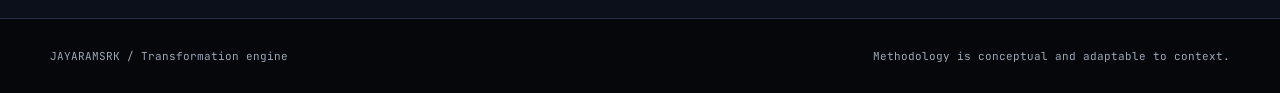
<file: transformation.html>
<!doctype html><html lang="en"><head><meta charset="utf-8"><meta name="viewport" content="width=device-width,initial-scale=1"><meta name="description" content="JAYARAMSRK enterprise transformation and operating models."><link rel="preconnect" href="https://fonts.googleapis.com"><link rel="stylesheet" href="https://fonts.googleapis.com/css2?family=Cormorant+Garamond:wght@500;600&family=JetBrains+Mono:wght@400;600&family=Space+Grotesk:wght@400;500;600;700&display=swap"><link rel="stylesheet" href="styles.css"><title>Transformation & Operating Models | JAYARAMSRK</title></head><body data-page="transformation"><header class="masthead"><div class="shell nav"><a class="brand" href="index.html"><span class="brand-stamp" aria-label="JAYARAMSRK logo"><span>JAYARAMSRK</span></span></a><button type="button" class="menu">MENU</button><nav class="navlinks"><a data-page="vision" href="index.html">01 The Vision</a><a data-page="business" href="business.html">02 Business</a><a data-page="technology" href="technology.html">03 Technology</a><a data-page="ai" href="ai.html">04 AI &amp; Innovation</a><a data-page="transformation" href="transformation.html">05 Transformation</a><a data-page="challenges" href="challenges.html">06 Challenges</a><a data-page="frameworks" href="frameworks.html">07 Frameworks</a><a data-page="knowledge" href="knowledge.html">08 Knowledge</a><a data-page="engagement" href="engagement.html">09 Engagement</a><a data-page="projects" href="projects.html">10 Portfolio</a></nav></div></header><main><section class="page-hero"><div class="shell"><div class="overline">05 / Enterprise transformation &amp; operating models</div><h1>Turn strategy<br>into <em>execution.</em></h1><p>Transformation is a managed system of choices, capabilities, behaviors, controls and benefits—not a project plan alone.</p></div></section><section class="section"><div class="shell"><div class="intro"><div class="overline">Transformation lifecycle</div><h2>Discover → Align → Design → Mobilize → Transform → Govern → Realize.</h2><p>Each stage has a leadership question, a deliverable and an outcome measure.</p></div><div class="feature-list"><article><strong>01 / DISCOVER</strong><div><h3>What is the problem worth solving?</h3><p>Baseline the current state, value leakage, constraints and stakeholder context.</p></div></article><article><strong>02 / ALIGN</strong><div><h3>What does success mean?</h3><p>Set decision rights, outcomes, benefits logic, sequencing and risk appetite.</p></div></article><article><strong>03 / DESIGN</strong><div><h3>What must the operating model become?</h3><p>Design people, process, platform, data and governance changes together.</p></div></article><article><strong>04 / MOBILIZE</strong><div><h3>How will change begin safely?</h3><p>Stand up ownership, roadmap, delivery cadence, controls and adoption plan.</p></div></article><article><strong>05 / TRANSFORM</strong><div><h3>How will flow improve?</h3><p>Deliver increments, remove constraints, learn quickly and protect continuity.</p></div></article><article><strong>06 / GOVERN</strong><div><h3>How will leaders steer?</h3><p>Use portfolio health, risk signals, decision forums and evidence trails.</p></div></article><article><strong>07 / REALIZE</strong><div><h3>What value is now durable?</h3><p>Track adoption, benefits, resilience, capability and return after delivery.</p></div></article></div></div></section><section class="section dark"><div class="shell"><div class="intro"><div class="overline">Value-stream lens</div><h2>Make the work visible before optimizing it.</h2></div><div class="grid"><div class="span-8 panel"><svg class="diagram" viewBox="0 0 760 170" role="img" aria-label="Value stream flow diagram"><g text-anchor="middle" font-size="12"><rect x="20" y="52" width="130" height="58" fill="#701f2b"/><text x="85" y="86" fill="#fff">DEMAND</text><rect x="180" y="52" width="130" height="58" fill="#d09a45"/><text x="245" y="86">QUEUE</text><rect x="340" y="52" width="130" height="58" fill="#701f2b"/><text x="405" y="86" fill="#fff">DELIVERY</text><rect x="500" y="52" width="130" height="58" fill="#536b50"/><text x="565" y="86" fill="#fff">OUTCOME</text><path d="M150 81h30M310 81h30M470 81h30" stroke="#d09a45" stroke-width="2"/></g></svg><p class="source">CONCEPTUAL / value-stream visualization</p></div><div class="span-4 panel"><div class="kpi">4</div><h3>Signals to watch</h3><p>Wait time · flow time · rework · outcome adoption</p></div></div></div></section></main><footer class="footer"><div class="shell footer-inner"><span>JAYARAMSRK / Transformation engine</span><span>Methodology is conceptual and adaptable to context.</span></div></footer><script src="app.js"></script></body></html>
</file>
<file: styles.css>
:root{--ink:#05070b;--graphite:#0e1320;--platinum:#e8ecf4;--muted:#9da7b7;--gold:#c9a24b;--cyan:#3de0ff;--crimson:#ff3b4e;--line:#263044;--panel:#111827;--serif:"Cormorant Garamond",Georgia,serif;--sans:"Space Grotesk",Inter,system-ui,sans-serif;--mono:"JetBrains Mono",ui-monospace,monospace}
*{box-sizing:border-box}html{scroll-behavior:smooth;scroll-padding-top:82px}body{margin:0;background:var(--ink);color:var(--platinum);font:16px/1.6 var(--sans);overflow-x:hidden}body:before{content:"";position:fixed;inset:0;pointer-events:none;z-index:20;opacity:.06;background-image:radial-gradient(#fff 1px,transparent 1px);background-size:4px 4px;mix-blend-mode:screen}a{color:inherit;text-underline-offset:4px}button{font:inherit}.shell{width:min(1180px,calc(100% - 40px));margin:auto}.masthead{position:sticky;top:0;z-index:10;background:#05070bdd;border-bottom:1px solid var(--line);backdrop-filter:blur(18px)}.nav{min-height:80px;display:flex;align-items:center;justify-content:space-between;gap:24px}.brand{font-weight:700;letter-spacing:.2em;text-decoration:none;font-size:13px}.brand-stamp span{color:var(--gold)}.navlinks{display:flex;gap:17px;align-items:center;overflow:auto;white-space:nowrap;font-size:10px;text-transform:uppercase;letter-spacing:.12em}.navlinks a{text-decoration:none;color:var(--muted)}.navlinks a:hover,.navlinks a.active{color:var(--gold)}.menu{display:none;background:transparent;color:var(--platinum);border:1px solid var(--line);padding:8px 11px}.ticker{border-bottom:1px solid var(--line);color:var(--muted);font:10px var(--mono);letter-spacing:.12em;overflow:hidden;white-space:nowrap;padding:9px 0}.ticker-track{display:inline-block;animation:ticker 30s linear infinite}.ticker b{color:var(--cyan);font-weight:400;margin:0 24px}@keyframes ticker{to{transform:translateX(-50%)}}.hero{min-height:calc(100vh - 116px);display:grid;align-items:center;position:relative;background:radial-gradient(circle at 75% 35%,#19233c 0,transparent 38%),linear-gradient(115deg,var(--ink),var(--graphite));overflow:hidden}.hero:after{content:"";position:absolute;inset:0;background:linear-gradient(transparent 49%,#3de0ff12 50%,transparent 51%);background-size:100% 8px;opacity:.3;pointer-events:none}.hero-inner{position:relative;z-index:1;padding:90px 0;display:grid;grid-template-columns:1.05fr .95fr;gap:70px;align-items:center}.overline,.eyebrow{color:var(--gold);font:11px var(--mono);letter-spacing:.18em;text-transform:uppercase}.hero h1,.page-hero h1{font:500 clamp(54px,8vw,112px)/.86 var(--serif);letter-spacing:-.06em;margin:20px 0 28px}.hero h1 em{font-style:normal;color:var(--gold);text-shadow:0 0 28px #c9a24b55}.hero p,.page-hero p{color:#c3cad7;max-width:650px;font-size:18px}.hero-actions,.pill-nav{display:flex;gap:12px;flex-wrap:wrap;margin-top:30px}.button{display:inline-flex;align-items:center;justify-content:center;min-height:46px;padding:11px 18px;border:1px solid var(--gold);text-decoration:none;font:11px var(--mono);letter-spacing:.1em;text-transform:uppercase;transition:.25s}.button.gold{background:var(--gold);color:var(--ink)}.button.dark{color:var(--platinum);border-color:#c9a24b66}.button:hover{transform:translateY(-3px);box-shadow:0 10px 24px #c9a24b22}.signal{min-height:430px;border:1px solid #c9a24b66;background:linear-gradient(145deg,#172033cc,#080b12cc);position:relative;padding:26px;box-shadow:0 25px 80px #0008}.signal h2{font:500 32px/1 var(--serif);margin:8px 0}.signal p{font-size:12px;color:var(--muted)}.network{width:100%;margin-top:24px}.network line{stroke:#3de0ff66;stroke-width:1}.network circle{fill:var(--gold);stroke:var(--platinum);stroke-width:2}.network text{fill:var(--platinum);font:10px var(--mono);letter-spacing:.08em}.signal-foot{position:absolute;bottom:22px;left:26px;right:26px;display:flex;justify-content:space-between;color:var(--muted);font:10px var(--mono);text-transform:uppercase}.section{padding:105px 0;border-bottom:1px solid var(--line)}.section.dark,.page-hero{background:var(--graphite)}.section.burgundy{background:#19101a}.intro{max-width:760px;margin-bottom:42px}.intro h2{font:500 clamp(38px,5vw,68px)/.95 var(--serif);letter-spacing:-.05em;margin:12px 0 18px}.intro p{color:var(--muted);max-width:680px}.grid{display:grid;grid-template-columns:repeat(12,1fr);gap:16px}.panel,.signal-card,.credential-card{background:linear-gradient(145deg,#131b2b,#0d121d);border:1px solid var(--line);padding:24px;box-shadow:0 18px 60px #0003}.panel h3,.signal-card h3,.credential-card h3{margin:0 0 9px;font:500 27px/1.05 var(--serif)}.panel p,.signal-card p,.credential-card p{color:var(--muted);font-size:14px}.span-3{grid-column:span 3}.span-4{grid-column:span 4}.span-5{grid-column:span 5}.span-6{grid-column:span 6}.span-7{grid-column:span 7}.span-8{grid-column:span 8}.span-12{grid-column:span 12}.number,.kpi{font:500 50px/1 var(--mono);color:var(--gold);text-shadow:0 0 20px #c9a24b33}.tag{display:inline-block;border:1px solid var(--line);padding:4px 8px;font:10px var(--mono);color:var(--cyan);margin:3px}.feature-list{display:grid;gap:1px;background:var(--line);border:1px solid var(--line)}.feature-list article{background:var(--panel);padding:20px;display:grid;grid-template-columns:110px 1fr;gap:18px}.feature-list article strong{color:var(--gold);font:11px var(--mono)}.feature-list h3{margin:0;font:500 24px/1.1 var(--serif)}.feature-list p{margin:5px 0 0;color:var(--muted);font-size:13px}.signal-wall{display:grid;grid-template-columns:repeat(5,1fr);gap:8px}.signal-card{min-height:190px}.signal-card strong{display:block;color:var(--gold);font:11px var(--mono)}.signal-card h3{margin-top:22px}.signal-card small,.source{display:block;color:var(--muted);font:10px var(--mono);text-transform:uppercase;letter-spacing:.08em}.evidence-roadmap{display:grid;grid-template-columns:repeat(4,1fr);gap:1px;background:var(--line)}.evidence-roadmap div{padding:18px;background:#1f1420}.evidence-roadmap b{display:block;color:var(--gold);font:11px var(--mono)}.evidence-roadmap span{display:block;color:#c3cad7;font-size:12px;margin-top:8px}.page-hero{padding:90px 0 80px}.page-hero h1{max-width:850px;margin:14px 0 20px}.page-hero .pill-nav a{border:1px solid #c9a24b66;color:var(--platinum);padding:8px 12px;text-decoration:none;font:10px var(--mono);text-transform:uppercase}.tabs{display:flex;gap:8px;flex-wrap:wrap;margin-bottom:24px}.tab{border:1px solid var(--line);background:transparent;color:var(--muted);padding:9px 13px;cursor:pointer;font:11px var(--mono);text-transform:uppercase}.tab.active,.tab:hover{background:var(--gold);color:var(--ink);border-color:var(--gold)}.tab-panel{display:none}.tab-panel.active{display:block}.matrix{display:grid;grid-template-columns:repeat(4,1fr);gap:5px}.matrix span{min-height:54px;padding:10px;background:#1b2639;font:11px var(--mono)}.matrix span:nth-child(3n){background:#233b4b}.matrix span:nth-child(5n){background:#594820}.footer{background:var(--ink);color:var(--muted);padding:30px 0;font:11px var(--mono)}.footer-inner{display:flex;justify-content:space-between;gap:20px}.chart{width:100%;height:220px;border:1px solid var(--line);background:linear-gradient(180deg,#0e1725,#080b12);padding:10px}.bar{height:9px;background:#263044;margin:15px 0}.fill{height:100%;background:linear-gradient(90deg,var(--cyan),var(--gold))}.role-switch{position:fixed;right:18px;bottom:18px;z-index:9;background:var(--panel);border:1px solid var(--gold);color:var(--gold);padding:10px 12px;font:10px var(--mono)}.role-switch select{background:transparent;color:var(--platinum);border:0;font:10px var(--mono)}@media(max-width:850px){.hero-inner{grid-template-columns:1fr}.signal{min-height:360px}.span-3,.span-4,.span-5,.span-6,.span-7,.span-8{grid-column:span 6}.navlinks{display:none}.menu{display:block}.nav.open .navlinks{display:flex;position:absolute;top:80px;left:0;right:0;background:var(--graphite);padding:18px 20px;flex-direction:column;align-items:flex-start;border-bottom:1px solid var(--line)}.signal-wall{grid-template-columns:repeat(2,1fr)}.evidence-roadmap{grid-template-columns:repeat(2,1fr)}}@media(max-width:560px){.shell{width:calc(100% - 32px)}.hero h1,.page-hero h1{font-size:58px}.section{padding:70px 0}.span-3,.span-4,.span-5,.span-6,.span-7,.span-8,.span-12{grid-column:span 12}.feature-list article{grid-template-columns:1fr}.footer-inner{flex-direction:column}.matrix{grid-template-columns:repeat(2,1fr)}.signal-wall,.evidence-roadmap{grid-template-columns:1fr}}@media(prefers-reduced-motion:reduce){html{scroll-behavior:auto}*,*:before,*:after{animation:none!important;transition:none!important}}
.reveal{opacity:0;transform:translateY(22px);transition:opacity .7s ease,transform .7s ease}.reveal.is-visible{opacity:1;transform:none}.visual-brief{background:linear-gradient(180deg,var(--ink),#0b101b)}.visual-brief-grid{display:grid;grid-template-columns:minmax(0,1.55fr) minmax(180px,.45fr);gap:16px}.visual-stage{min-height:320px;position:relative;overflow:hidden;border:1px solid var(--line);background:radial-gradient(circle at 50% 45%,#1b2b47,#090e17 68%);padding:24px}.visual-stage:before{content:"";position:absolute;inset:0;background:linear-gradient(90deg,transparent 49.8%,#3de0ff1c 50%,transparent 50.2%),linear-gradient(transparent 49.8%,#3de0ff1c 50%,transparent 50.2%);background-size:42px 42px;opacity:.5}.visual-stat-stack{display:grid;gap:12px}.visual-stat{display:flex;flex-direction:column;justify-content:center;border:1px solid var(--line);background:#101827;padding:18px}.visual-stat b{font:600 clamp(28px,4vw,48px) var(--mono);color:var(--gold);text-shadow:0 0 18px #c9a24b44}.visual-stat span{font:10px var(--mono);color:var(--muted);letter-spacing:.1em;text-transform:uppercase}.universe-scene{position:relative;min-height:270px;max-width:620px;margin:auto}.universe-core{position:absolute;left:50%;top:50%;transform:translate(-50%,-50%);width:128px;height:128px;border:1px solid var(--gold);border-radius:50%;display:grid;place-content:center;text-align:center;color:var(--gold);font:600 14px var(--mono);box-shadow:0 0 35px #c9a24b55;background:#0d1625}.universe-core small,.scene-node small,.room small,.board-screen small{font-size:9px;color:var(--muted)}.orbit{position:absolute;left:50%;top:50%;border:1px solid #3de0ff66;border-radius:50%;transform:translate(-50%,-50%) rotate(-18deg)}.orbit-a{width:360px;height:165px}.orbit-b{width:500px;height:230px;transform:translate(-50%,-50%) rotate(32deg);border-color:#c9a24b55}.scene-node{position:absolute;padding:8px 11px;border:1px solid var(--line);background:#111c2c;color:var(--platinum);font:10px var(--mono);text-align:center;box-shadow:0 0 18px #0008}.node-market{left:1%;top:9%}.node-floor{right:1%;top:13%}.node-board{right:4%;bottom:8%}.node-culture{left:3%;bottom:8%}.node-trust{left:44%;bottom:0}.flow-visual{display:flex;align-items:center;justify-content:center;gap:10px;flex-wrap:wrap;position:relative;z-index:1;min-height:110px;font:600 12px var(--mono);color:var(--platinum)}.flow-visual span{padding:18px 14px;border:1px solid #3de0ff66;background:#122137;box-shadow:0 0 20px #3de0fF12}.flow-visual .flow-gold{border-color:var(--gold);color:var(--gold)}.flow-visual i{color:var(--cyan);font-style:normal;font-size:20px}.chart-bars{position:relative;z-index:1;display:grid;gap:12px;max-width:680px;margin:20px auto 0}.chart-bars b{display:block;height:28px;background:#1a293e;position:relative;overflow:hidden}.chart-bars b:after{content:"";display:block;width:var(--v);height:100%;background:linear-gradient(90deg,var(--cyan),var(--gold));transform:scaleX(0);transform-origin:left;animation:drawbar 1.1s .3s ease forwards}.chart-bars i{position:absolute;z-index:1;inset:5px 10px;font:10px var(--mono);font-style:normal;display:flex;justify-content:space-between}.chart-bars em{font-style:normal;color:var(--gold)}@keyframes drawbar{to{transform:scaleX(1)}}.architecture-visual{position:relative;z-index:1;display:grid;gap:8px;max-width:680px;margin:10px auto}.architecture-visual span{padding:16px 20px;border:1px solid #3de0ff66;background:linear-gradient(90deg,#122a42,#111827);font:11px var(--mono);color:var(--cyan);transform:translateX(-20px);opacity:0;animation:layer-in .7s ease forwards}.architecture-visual span:nth-child(2){animation-delay:.12s}.architecture-visual span:nth-child(3){animation-delay:.24s}.architecture-visual span:nth-child(4){animation-delay:.36s}.architecture-visual span:nth-child(5){animation-delay:.48s}@keyframes layer-in{to{transform:none;opacity:1}}.control-tower{position:relative;z-index:1;min-height:270px;display:grid;place-items:center}.tower-ring{position:absolute;width:220px;height:220px;border:1px solid #3de0ff88;border-radius:50%;animation:spin 15s linear infinite}.ring-two{width:150px;height:150px;border-color:#c9a24b88;animation-duration:9s;animation-direction:reverse}.tower-center{display:grid;place-content:center;text-align:center;width:92px;height:92px;border-radius:50%;background:#172942;border:1px solid var(--gold);color:var(--gold);font:600 20px var(--mono);z-index:1}.tower-center small{font-size:8px;color:var(--muted)}.control-tower>span{position:absolute;padding:7px 10px;border:1px solid var(--line);background:#101827;font:9px var(--mono);color:var(--platinum)}.control-tower>span:nth-of-type(1){top:3%;left:10%}.control-tower>span:nth-of-type(2){top:7%;right:8%}.control-tower>span:nth-of-type(3){bottom:5%;left:5%}.control-tower>span:nth-of-type(4){bottom:7%;right:5%}@keyframes spin{to{transform:rotate(360deg)}}.floor-scene{min-height:270px;position:relative;z-index:1;overflow:hidden;background:linear-gradient(145deg,#182438,#0a0f18)}.floor-grid{position:absolute;inset:0;background:linear-gradient(90deg,#3de0ff18 1px,transparent 1px),linear-gradient(#3de0ff18 1px,transparent 1px);background-size:40px 40px;transform:perspective(220px) rotateX(52deg) scale(1.4);transform-origin:bottom}.room{position:absolute;border:1px solid var(--gold);background:#142239cc;padding:18px 12px;color:var(--gold);font:11px var(--mono);text-align:center}.room-one{left:8%;top:20%}.room-two{left:39%;top:45%;border-color:var(--cyan);color:var(--cyan)}.room-three{right:7%;top:18%}.floor-line{position:absolute;left:17%;right:17%;top:52%;border-top:1px dashed #c9a24b88;animation:pulse-line 2s ease-in-out infinite}@keyframes pulse-line{50%{opacity:.3;transform:scaleX(.8)}}.risk-visual{position:relative;z-index:1;display:flex;gap:28px;align-items:center;justify-content:center;min-height:270px}.risk-axis{display:grid;gap:8px;text-align:center;font:9px var(--mono);color:var(--muted)}.risk-grid{display:grid;grid-template-columns:repeat(5,34px);gap:5px}.risk-grid i{height:34px;background:#1f6b56;border:1px solid #05070b}.risk-grid i.risk-1{background:#a67f31}.risk-grid i.risk-2{background:#a6513f}.risk-grid i.risk-3{background:#d3424f}.risk-grid i.risk-4{background:#ff3b4e;box-shadow:0 0 12px #ff3b4e88}.risk-legend{display:grid;gap:8px;font:9px var(--mono)}.risk-legend b{color:var(--platinum)}.risk-legend span{padding:6px 8px}.risk-green{background:#1f6b56}.risk-gold{background:#a67f31}.risk-red{background:#a6513f}.cockpit{position:relative;z-index:1}.cockpit-tabs{display:flex;gap:6px;flex-wrap:wrap;margin-bottom:18px}.cockpit-tab{border:1px solid var(--line);background:#101827;color:var(--muted);padding:8px 10px;font:10px var(--mono);cursor:pointer}.cockpit-tab.active{background:var(--gold);border-color:var(--gold);color:var(--ink)}.cockpit-heading{display:flex;justify-content:space-between;align-items:start;gap:10px}.cockpit-heading h3{margin:5px 0 0;font:500 27px var(--serif)}.live-dot{font:9px var(--mono);color:var(--cyan)}.cockpit-metrics{display:grid;grid-template-columns:repeat(3,1fr);gap:8px;margin:20px 0}.cockpit-metrics div{padding:12px;border:1px solid var(--line);background:#101827}.cockpit-metrics b{display:block;color:var(--gold);font:600 28px var(--mono)}.cockpit-metrics span{font:9px var(--mono);color:var(--muted)}.mini-chart{height:74px;display:flex;align-items:end;gap:10px;border-bottom:1px solid var(--line);padding:0 10px}.mini-chart i{display:flex;flex:1;height:var(--v);background:linear-gradient(var(--gold),var(--cyan));position:relative;min-height:12px;animation:grow .8s ease both}.mini-chart em{position:absolute;top:-18px;width:100%;text-align:center;color:var(--muted);font:8px var(--mono);font-style:normal}@keyframes grow{from{height:0}}.evidence-wall{position:relative;z-index:1;display:grid;grid-template-columns:repeat(4,1fr);gap:8px}.evidence-wall span{min-height:68px;border:1px solid var(--line);background:#101827;padding:10px;color:var(--cyan);font:10px var(--mono);display:flex;flex-direction:column;justify-content:space-between}.evidence-wall b{font-size:9px;color:var(--gold)}.boardroom-scene{position:relative;z-index:1;min-height:270px;background:radial-gradient(circle at 50% 10%,#1c3551,#0a0f18 55%)}.board-table{position:absolute;width:65%;height:90px;left:17.5%;bottom:13%;border:1px solid var(--gold);border-radius:50%;background:#172437;box-shadow:0 12px 30px #0008}.board-screen{position:absolute;left:34%;top:8%;width:32%;text-align:center;padding:14px;border:1px solid var(--cyan);background:#0d2032;color:var(--cyan);font:13px var(--mono);box-shadow:0 0 25px #3de0ff22}.person{position:absolute;bottom:25%;width:20px;height:20px;background:var(--gold);border-radius:50%;box-shadow:0 22px 0 7px #c9a24b44}.p-one{left:25%}.p-two{left:39%}.p-three{right:39%}.p-four{right:25%}.portfolio-chart{position:relative;z-index:1;height:250px;display:flex;align-items:end;gap:16px;padding:20px 30px;border-bottom:1px solid var(--line)}.portfolio-chart span{flex:1;height:var(--h);min-height:22px;background:linear-gradient(var(--gold),var(--cyan));position:relative;animation:grow .9s ease both}.portfolio-chart b{position:absolute;top:-24px;left:0;right:0;text-align:center;color:var(--gold);font:12px var(--mono)}.portfolio-chart small{position:absolute;bottom:-22px;left:0;right:0;text-align:center;color:var(--muted);font:8px var(--mono)}.badge-fallback{background:#1a2a3e!important;color:var(--gold)!important}.badge-fallback:before{content:"VERIFIED";font:9px var(--mono);color:var(--gold);letter-spacing:.08em}.issuer-logo{background:#0e1320;padding:4px;border-radius:4px}.issuer-badge{min-height:36px;border-color:#39465c!important;background:#121b2b!important;color:var(--platinum)!important}.issuer-badge img{width:24px;height:24px}.source{color:var(--muted)}@media(max-width:850px){.visual-brief-grid{grid-template-columns:1fr}.visual-stat-stack{grid-template-columns:repeat(3,1fr)}.visual-stat{padding:12px}.risk-visual{gap:16px}.evidence-wall{grid-template-columns:repeat(3,1fr)}}@media(max-width:560px){.visual-stat-stack{grid-template-columns:1fr}.visual-stage{min-height:300px;padding:14px}.orbit-a{width:270px}.orbit-b{width:350px}.risk-grid{grid-template-columns:repeat(5,25px)}.risk-grid i{height:25px}.cockpit-metrics{gap:5px}.cockpit-metrics b{font-size:22px}.evidence-wall{grid-template-columns:repeat(2,1fr)}.board-screen{left:25%;width:50%}}
</file>
